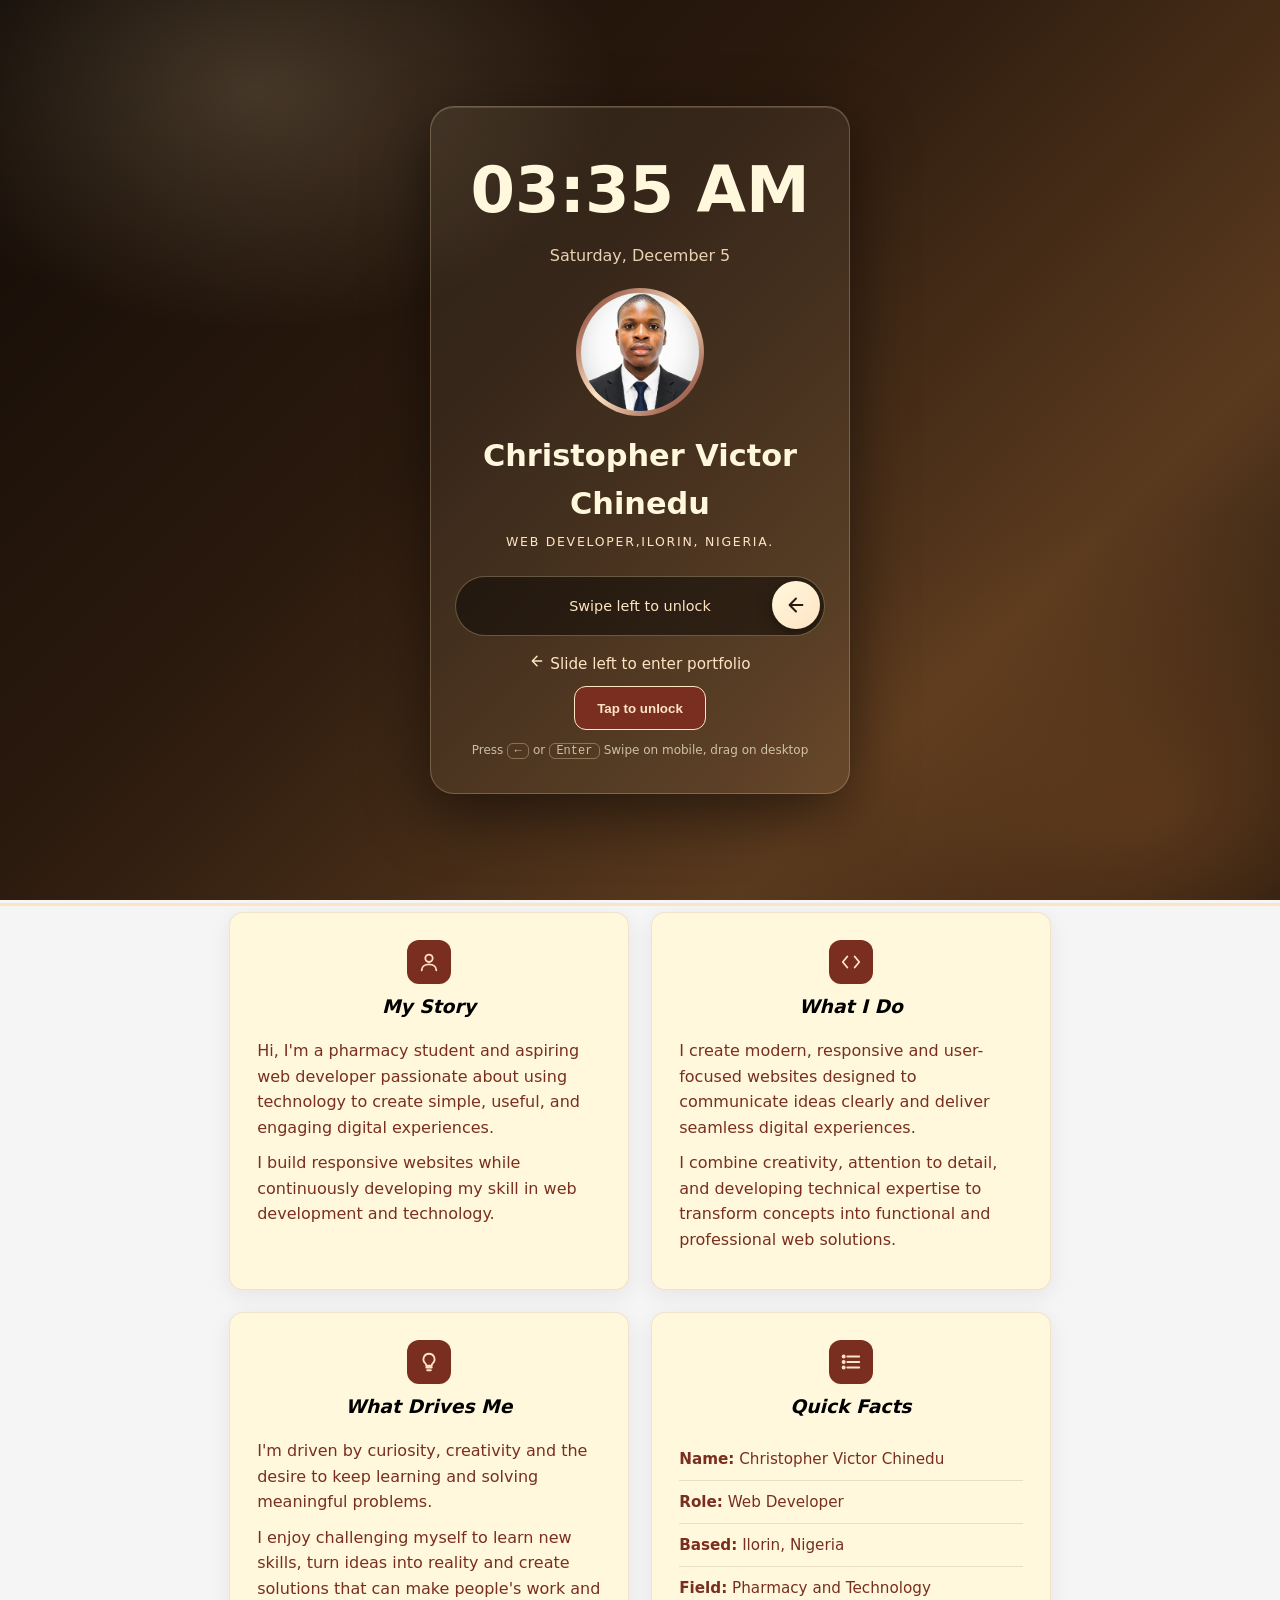
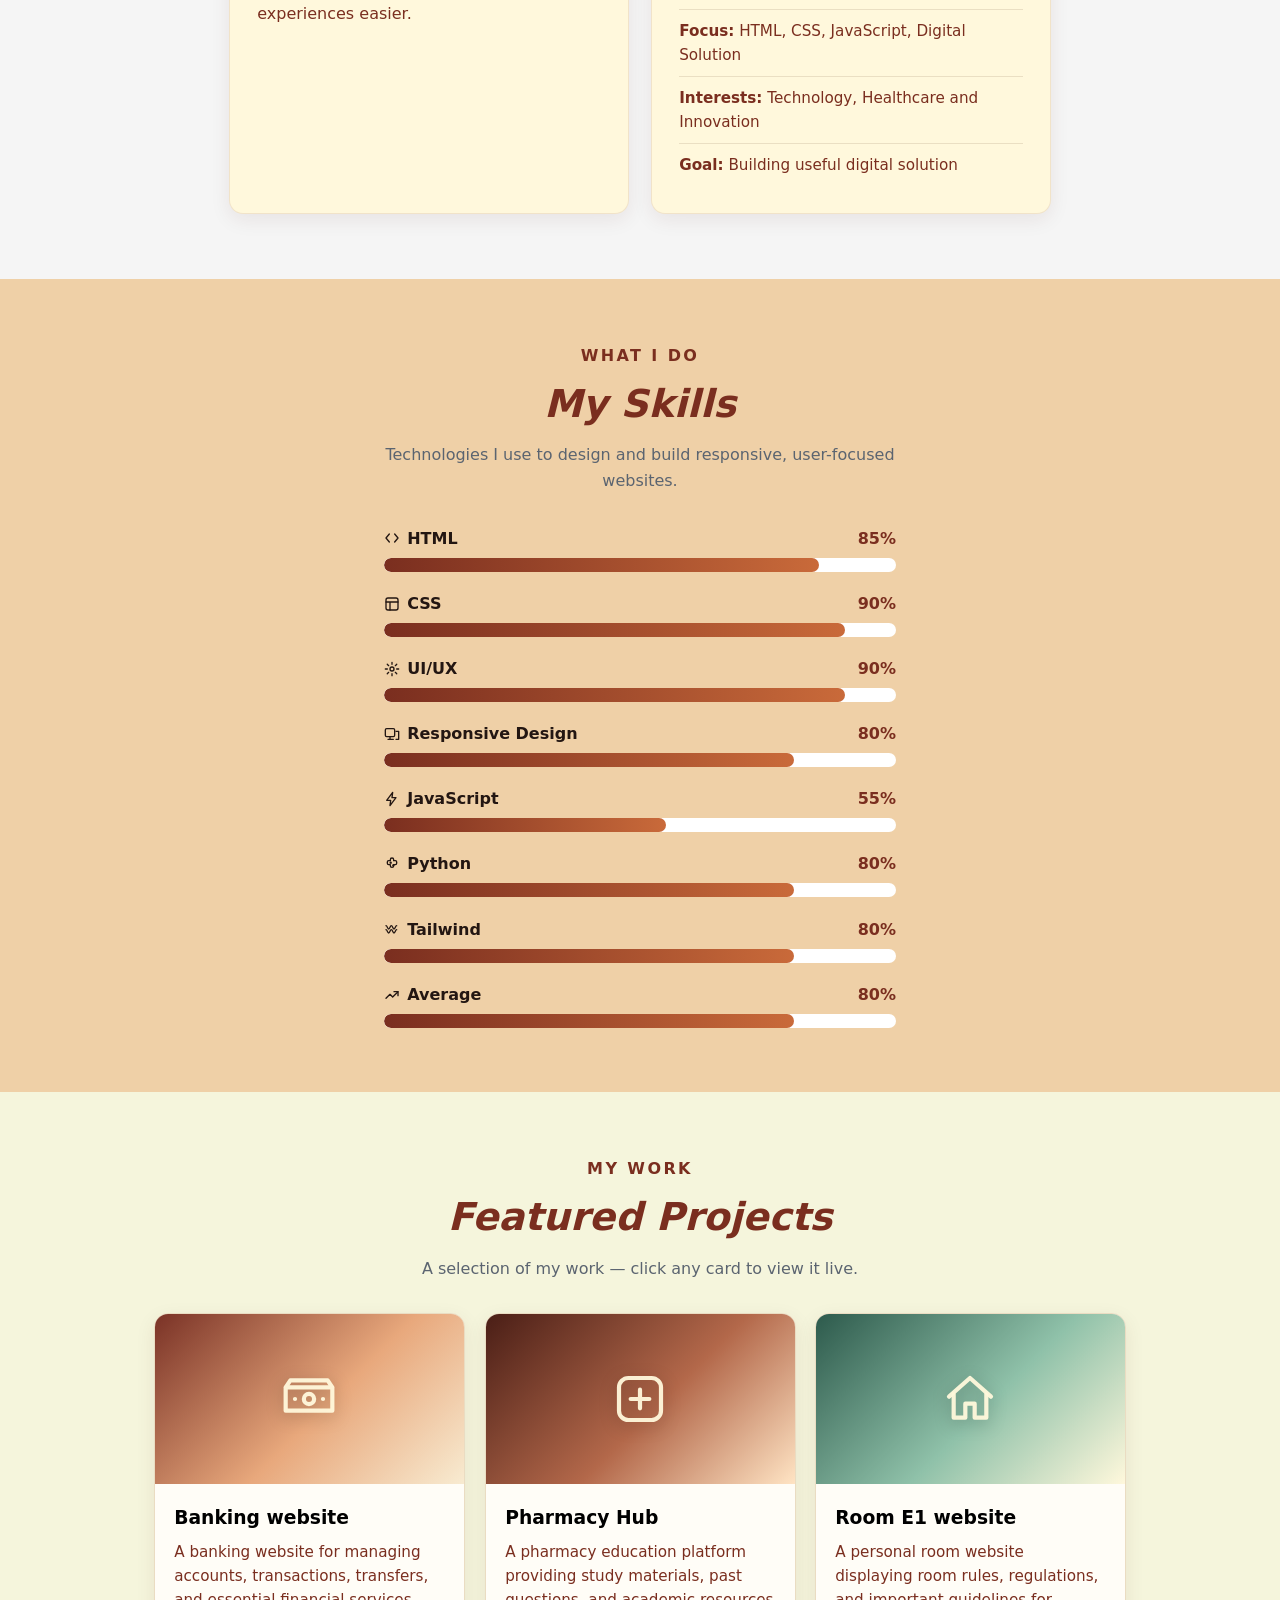
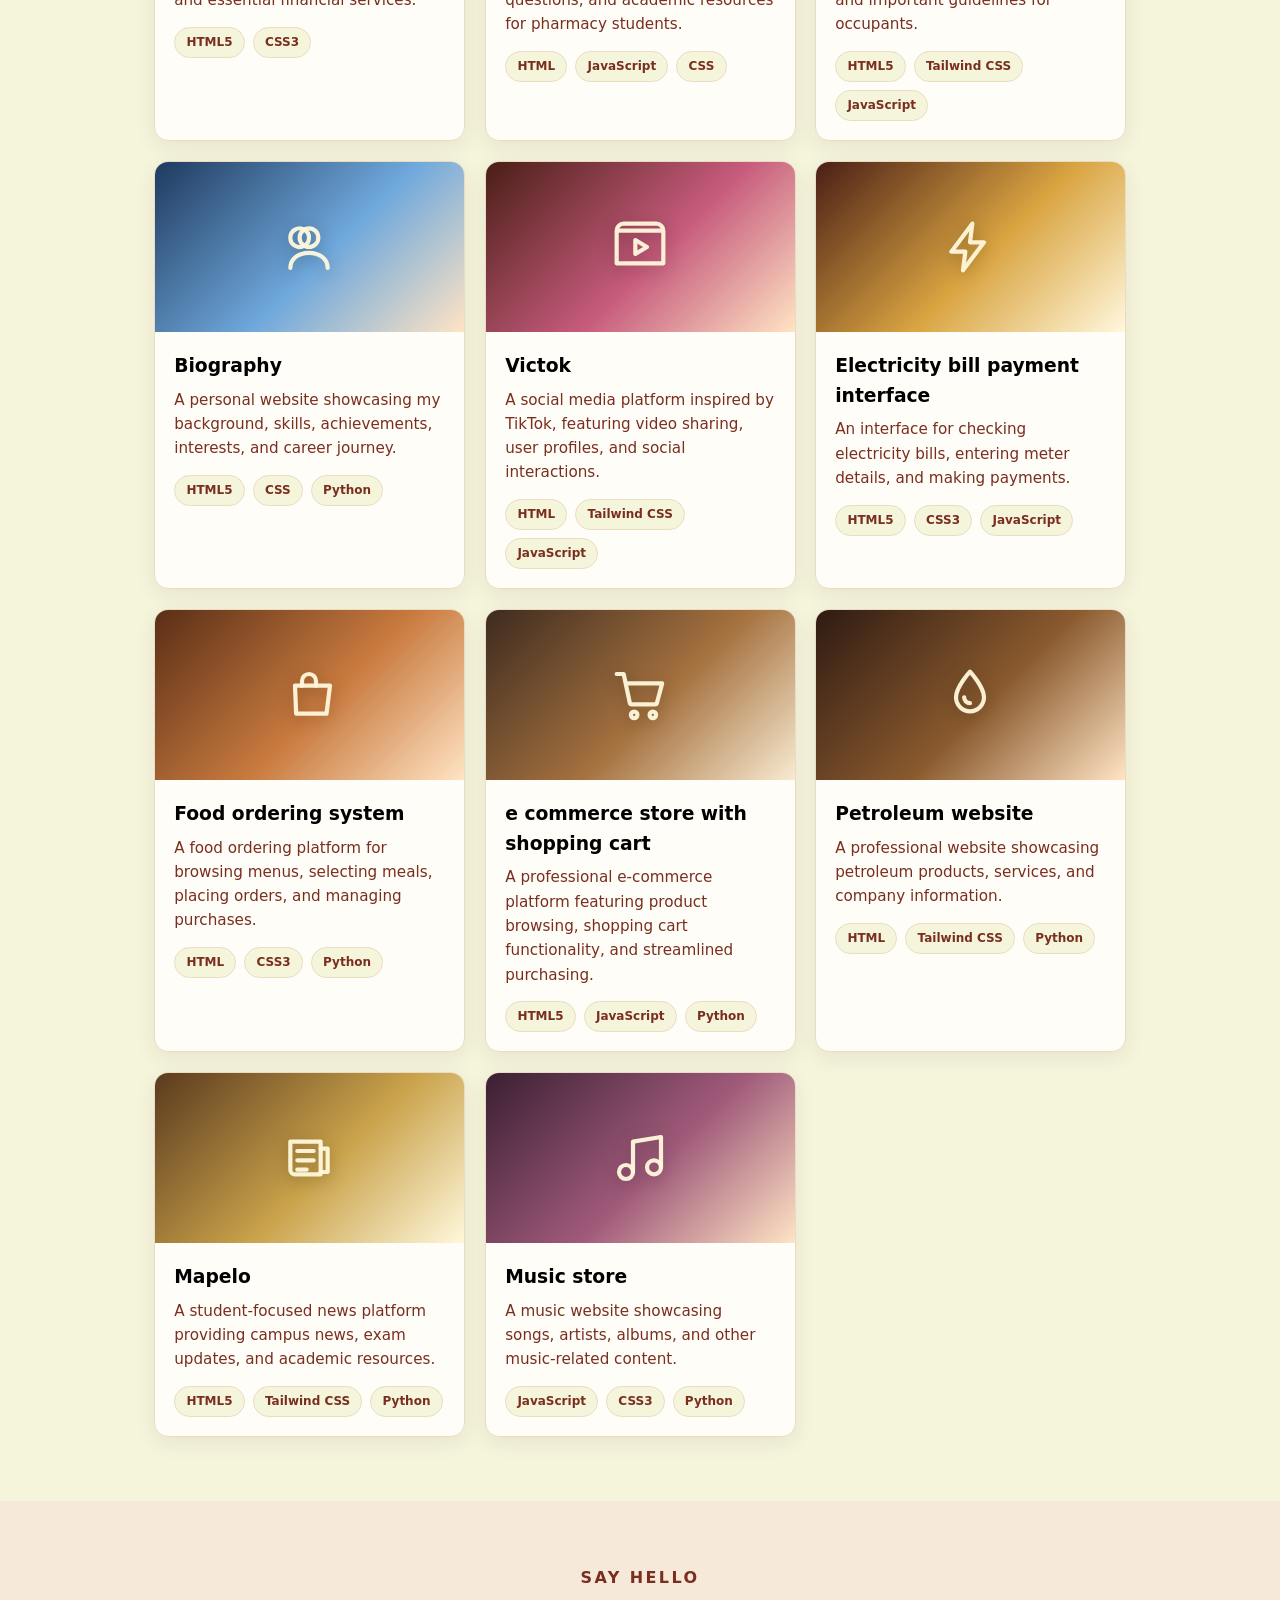
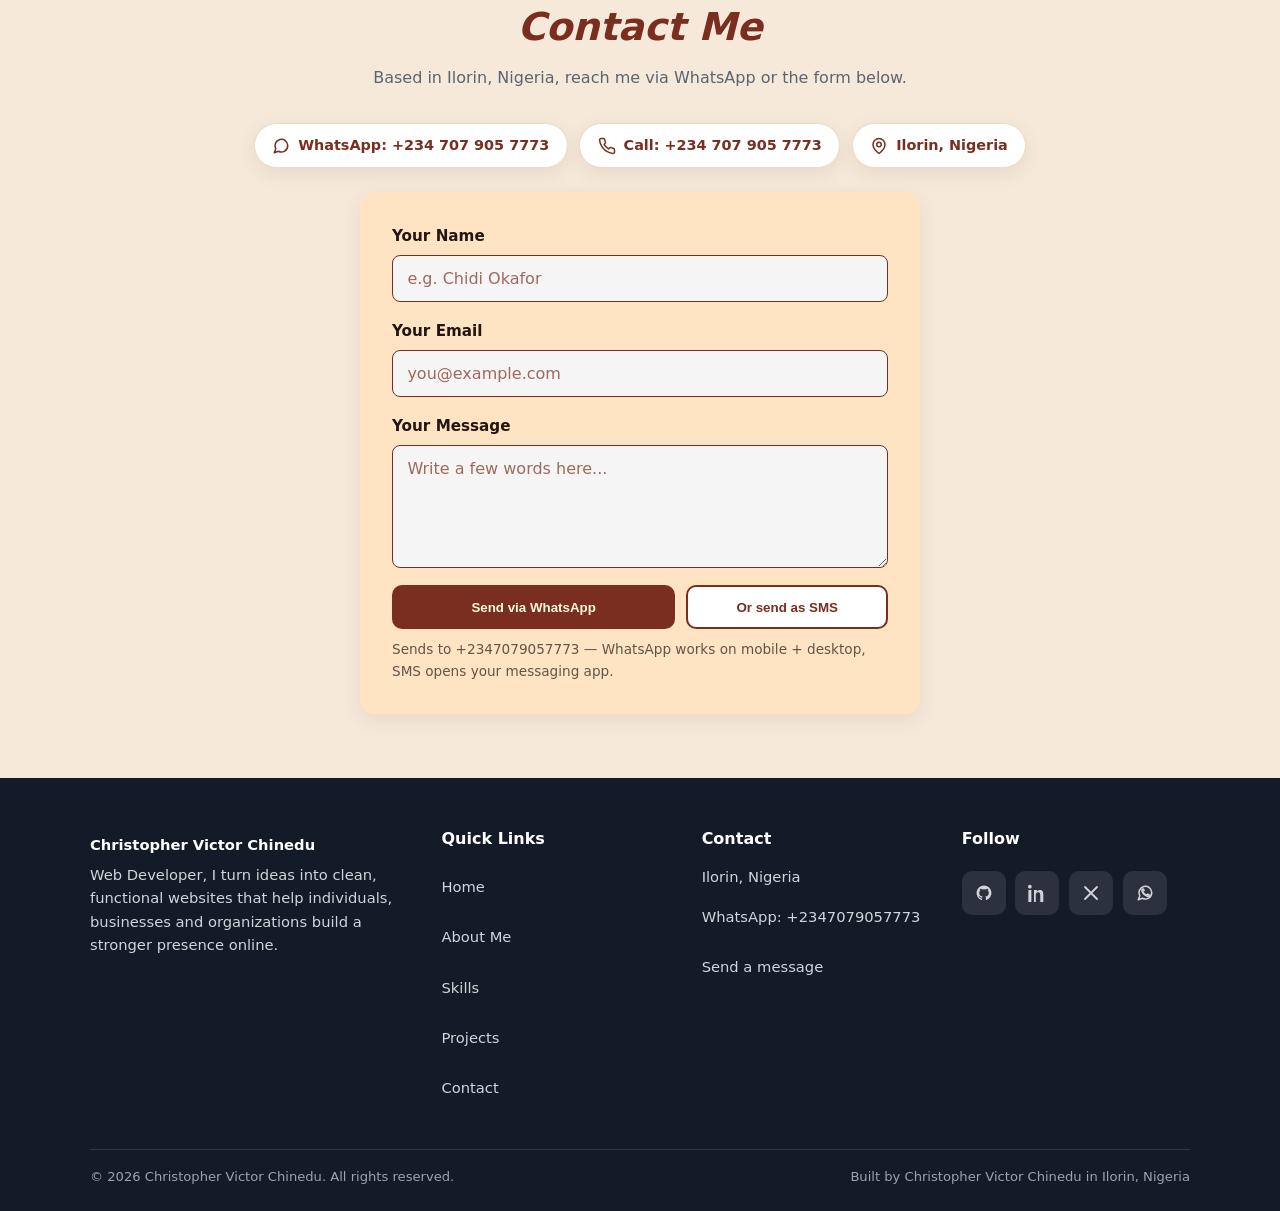
<file: index.html>
<!DOCTYPE html>
<html lang="en">
<head>
  <meta charset="UTF-8">
  <meta name="viewport" content="width=device-width, initial-scale=1.0">
  <title>Christopher Victor Chinedu | Web Developer in Ilorin, Nigeria</title>
  <meta name="description" content="Christopher Victor Chinedu — Web Developer based in Ilorin, Nigeria. Pharmacy and Technology. I turn ideas into clean, functional websites with HTML, CSS, JavaScript.">
  <meta property="og:title" content="Christopher Victor Chinedu | Web Developer">
  <meta property="og:description" content="I turn ideas into clean, functional websites that help individuals, businesses and organizations build a stronger presence online.">
  <meta property="og:type" content="website">
  <meta name="theme-color" content="#7a2e1f">
  <link rel="icon" href="data:image/svg+xml,%3Csvg xmlns='http://www.w3.org/2000/svg' viewBox='0 0 64 64'%3E%3Crect width='64' height='64' rx='14' fill='%237a2e1f'/%3E%3Ctext x='32' y='43' font-family='Arial,sans-serif' font-size='28' font-weight='bold' text-anchor='middle' fill='%23ffe4c4'%3ECV%3C/text%3E%3C/svg%3E">
  <link rel="apple-touch-icon" href="data:image/svg+xml,%3Csvg xmlns='http://www.w3.org/2000/svg' viewBox='0 0 64 64'%3E%3Crect width='64' height='64' rx='14' fill='%237a2e1f'/%3E%3Ctext x='32' y='43' font-family='Arial,sans-serif' font-size='28' font-weight='bold' text-anchor='middle' fill='%23ffe4c4'%3ECV%3C/text%3E%3C/svg%3E">
  <link rel="stylesheet" href="pages/portfolio-file.css">
</head>
<body>

  <!-- ============ 1. LOCK SCREEN (swipe left to unlock) ============ -->
  <div id="lock-screen" role="dialog" aria-modal="true" aria-labelledby="lock-name" aria-describedby="lock-hint" tabindex="0">
    <div class="lock-card" data-tilt data-tilt-max="8">
      <p id="lock-time" class="lock-time">09:41</p>
      <p id="lock-date" class="lock-date">Friday, September 11</p>
      <div class="lock-avatar">
        <img src="assets/images/port.png" alt="Portrait of Christopher Victor Chinedu" width="120" height="120">
      </div>
      <h1 id="lock-name" class="lock-name">Christopher Victor Chinedu</h1>
      <p class="lock-role">Web Developer,Ilorin, Nigeria.</p>
      <div id="lock-track" class="lock-track">
        <span id="lock-hint" class="lock-hint">Swipe left to unlock</span>
        <div id="lock-knob" class="lock-knob" aria-hidden="true"><svg viewBox="0 0 24 24" width="22" height="22" fill="none" stroke="currentColor" stroke-width="2.2" stroke-linecap="round" stroke-linejoin="round"><path d="M19 12H5M12 19l-7-7 7-7"/></svg></div>
      </div>
      <p class="lock-arrow-hint"><span class="lock-arrow" aria-hidden="true"><svg viewBox="0 0 24 24" width="16" height="16" fill="none" stroke="currentColor" stroke-width="2.2" stroke-linecap="round" stroke-linejoin="round"><path d="M19 12H5M12 19l-7-7 7-7"/></svg></span> Slide left to enter portfolio</p>
      <button id="lock-btn" class="lock-btn" type="button">Tap to unlock</button>
      <p class="lock-kbd">Press <kbd>←</kbd> or <kbd>Enter</kbd> Swipe on mobile, drag on desktop</p>
    </div>
  </div>

  <!-- ============ 2. HEADER ============ -->
  <header class="site-header" id="siteHeader">
    <a href="#home" class="brand" aria-label="Home">C<span>.</span>Victor</a>
    <nav class="main-nav" id="mainNav" aria-label="Primary">
      <a href="#home" class="nav-link active">Home</a>
      <a href="#about" class="nav-link">About Me</a>
      <a href="#skills" class="nav-link">Skills</a>
      <a href="#projects" class="nav-link">Projects</a>
      <a href="#contact" class="nav-link">Contact</a>
      <a href="https://wa.me/2347079057773?text=Hi%20Christopher%2C%20I%20want%20to%20hire%20you%20for%20a%20project" target="_blank" rel="noopener" class="btn btn-hire nav-cta">Hire me</a>
    </nav>
    <div class="header-actions">
      <a href="https://wa.me/2347079057773?text=Hi%20Christopher%2C%20I%20want%20to%20hire%20you%20for%20a%20project" target="_blank" rel="noopener" class="btn btn-hire header-cta">Hire me</a>
      <button class="hamburger" id="hamburger" aria-label="Open menu" aria-expanded="false" aria-controls="mainNav">
        <span></span><span></span><span></span>
      </button>
    </div>
  </header>

  <main>
    <!-- ============ 3. HERO ============ -->
    <section id="home" class="hero">
      <div class="hero-text">
        <span class="hero-badge"><span class="dot" aria-hidden="true"></span>Available for projects • Ilorin, Nigeria</span>
        <p class="hero-eyebrow">HELLO, I AM</p>
        <h1>Christopher Victor <span>Chinedu</span></h1>
        <p class="hero-role">Web Developer | Pharmacy and Technology</p>
        <p class="tagline">I turn ideas into clean, functional websites that help individuals, business and organization build a stronger presence online.</p>
        <div class="hero-buttons">
          <a href="#projects" class="btn btn-primary">View my work</a>
          <a href="https://wa.me/2347079057773?text=Hi%20Christopher%2C%20I%20saw%20your%20portfolio" target="_blank" rel="noopener" class="btn btn-outline"><svg viewBox="0 0 24 24" width="18" height="18" fill="none" stroke="currentColor" stroke-width="2" stroke-linecap="round" stroke-linejoin="round" aria-hidden="true"><path d="M21 11.5a8.5 8.5 0 0 1-12.4 7.5L3 21l2-5.4A8.5 8.5 0 1 1 21 11.5z"/></svg> Get in Touch</a>
        </div>
        <dl class="hero-stats">
          <div><dt>8</dt><dd>Core Skills</dd></div>
          <div><dt>11</dt><dd>Featured Projects</dd></div>
          <div><dt>3</dt><dd>Focus Areas*</dd></div>
        </dl>
        <p class="hero-note">*Technology, Healthcare and Innovation</p>
      </div>
      <div class="hero-media reveal">
        <div class="portrait-frame" data-tilt data-tilt-max="12">
          <img src="assets/images/port.png" alt="Portrait of Christopher Victor Chinedu" width="260" height="260" class="face">
          <span class="float-badge badge-top"><svg viewBox="0 0 24 24" width="14" height="14" fill="none" stroke="currentColor" stroke-width="2" stroke-linecap="round" stroke-linejoin="round" aria-hidden="true"><path d="M8 6 3 12l5 6M16 6l5 6-5 6"/></svg> HTML • CSS • JS</span>
          <span class="float-badge badge-bottom"><svg viewBox="0 0 24 24" width="14" height="14" fill="none" stroke="currentColor" stroke-width="2" stroke-linecap="round" stroke-linejoin="round" aria-hidden="true"><rect x="3" y="3" width="18" height="18" rx="3"/><path d="M3 9h18M9 21V9"/></svg> Responsive UI/UX</span>
        </div>
      </div>
    </section>

    <!-- ============ 4. ABOUT ============ -->
    <section id="about" class="about-section">
      <div class="section-head reveal">
        <p class="eyebrow">Who am I</p>
        <h2>More About Me</h2>
      </div>
      <div class="about-grid">
        <article class="about-card reveal" data-tilt data-tilt-max="6">
          <div class="card-icon" aria-hidden="true"><svg viewBox="0 0 24 24" width="22" height="22" fill="none" stroke="currentColor" stroke-width="2" stroke-linecap="round" stroke-linejoin="round"><circle cx="12" cy="8" r="4"/><path d="M4 21c0-4 3.6-6.5 8-6.5s8 2.5 8 6.5"/></svg></div>
          <h3>My Story</h3>
          <p>Hi, I'm a pharmacy student and aspiring web developer passionate about using technology to create simple, useful, and engaging digital experiences.</p>
          <p>I build responsive websites while continuously developing my skill in web development and technology.</p>
        </article>
        <article class="about-card reveal" data-tilt data-tilt-max="6">
          <div class="card-icon" aria-hidden="true"><svg viewBox="0 0 24 24" width="22" height="22" fill="none" stroke="currentColor" stroke-width="2" stroke-linecap="round" stroke-linejoin="round"><path d="M8 6 3 12l5 6M16 6l5 6-5 6"/></svg></div>
          <h3>What I Do</h3>
          <p>I create modern, responsive and user-focused websites designed to communicate ideas clearly and deliver seamless digital experiences.</p>
          <p>I combine creativity, attention to detail, and developing technical expertise to transform concepts into functional and professional web solutions.</p>
        </article>
        <article class="about-card reveal" data-tilt data-tilt-max="6">
          <div class="card-icon" aria-hidden="true"><svg viewBox="0 0 24 24" width="22" height="22" fill="none" stroke="currentColor" stroke-width="2" stroke-linecap="round" stroke-linejoin="round"><path d="M9 18h6M10 21h4M12 3a6 6 0 0 0-4 10.5c.8.7 1 1.5 1 2.5h6c0-1 .2-1.8 1-2.5A6 6 0 0 0 12 3z"/></svg></div>
          <h3>What Drives Me</h3>
          <p>I'm driven by curiosity, creativity and the desire to keep learning and solving meaningful problems.</p>
          <p>I enjoy challenging myself to learn new skills, turn ideas into reality and create solutions that can make people's work and experiences easier.</p>
        </article>
        <article class="about-card reveal" data-tilt data-tilt-max="6">
          <div class="card-icon" aria-hidden="true"><svg viewBox="0 0 24 24" width="22" height="22" fill="none" stroke="currentColor" stroke-width="2" stroke-linecap="round" stroke-linejoin="round"><path d="M8 6h13M8 12h13M8 18h13"/><circle cx="4" cy="6" r="1.2" fill="currentColor"/><circle cx="4" cy="12" r="1.2" fill="currentColor"/><circle cx="4" cy="18" r="1.2" fill="currentColor"/></svg></div>
          <h3>Quick Facts</h3>
          <ul class="facts">
            <li><span>Name:</span> Christopher Victor Chinedu</li>
            <li><span>Role:</span> Web Developer</li>
            <li><span>Based:</span> Ilorin, Nigeria</li>
            <li><span>Field:</span> Pharmacy and Technology</li>
            <li><span>Focus:</span> HTML, CSS, JavaScript, Digital Solution</li>
            <li><span>Interests:</span> Technology, Healthcare and Innovation</li>
            <li><span>Goal:</span> Building useful digital solution</li>
          </ul>
        </article>
      </div>
    </section>

    <!-- ============ 5. SKILLS ============ -->
    <section id="skills" class="skills">
      <div class="section-head reveal">
        <p class="eyebrow">What I Do</p>
        <h2>My Skills</h2>
        <p class="section-sub">Technologies I use to design and build responsive, user-focused websites.</p>
      </div>
      <div class="skill-list">
        <div class="skill reveal"><div class="skill-top"><span class="skill-name"><svg viewBox="0 0 24 24" width="16" height="16" fill="none" stroke="currentColor" stroke-width="2" stroke-linecap="round" stroke-linejoin="round" aria-hidden="true"><path d="M8 6 3 12l5 6M16 6l5 6-5 6"/></svg> HTML</span><span class="skill-value">85%</span></div><div class="skill-track"><div class="skill-fill" data-progress="85"></div></div></div>
        <div class="skill reveal"><div class="skill-top"><span class="skill-name"><svg viewBox="0 0 24 24" width="16" height="16" fill="none" stroke="currentColor" stroke-width="2" stroke-linecap="round" stroke-linejoin="round" aria-hidden="true"><rect x="3" y="3" width="18" height="18" rx="3"/><path d="M3 9h18M9 21V9"/></svg> CSS</span><span class="skill-value">90%</span></div><div class="skill-track"><div class="skill-fill" data-progress="90"></div></div></div>
        <div class="skill reveal"><div class="skill-top"><span class="skill-name"><svg viewBox="0 0 24 24" width="16" height="16" fill="none" stroke="currentColor" stroke-width="2" stroke-linecap="round" stroke-linejoin="round" aria-hidden="true"><circle cx="12" cy="12" r="3"/><path d="M12 2v3M12 19v3M2 12h3M19 12h3M4.9 4.9l2.1 2.1M17 17l2.1 2.1M19.1 4.9 17 7M7 17l-2.1 2.1"/></svg> UI/UX</span><span class="skill-value">90%</span></div><div class="skill-track"><div class="skill-fill" data-progress="90"></div></div></div>
        <div class="skill reveal"><div class="skill-top"><span class="skill-name"><svg viewBox="0 0 24 24" width="16" height="16" fill="none" stroke="currentColor" stroke-width="2" stroke-linecap="round" stroke-linejoin="round" aria-hidden="true"><rect x="2" y="4" width="14" height="12" rx="2"/><path d="M6 20h8M9 16v4M18 8h4v12h-4"/></svg> Responsive Design</span><span class="skill-value">80%</span></div><div class="skill-track"><div class="skill-fill" data-progress="80"></div></div></div>
        <div class="skill reveal"><div class="skill-top"><span class="skill-name"><svg viewBox="0 0 24 24" width="16" height="16" fill="none" stroke="currentColor" stroke-width="2" stroke-linecap="round" stroke-linejoin="round" aria-hidden="true"><path d="M13 2 4 14h6l-1 8 9-12h-6l1-8z"/></svg> JavaScript</span><span class="skill-value">55%</span></div><div class="skill-track"><div class="skill-fill" data-progress="55"></div></div></div>
        <div class="skill reveal"><div class="skill-top"><span class="skill-name"><svg viewBox="0 0 24 24" width="16" height="16" fill="none" stroke="currentColor" stroke-width="2" stroke-linecap="round" stroke-linejoin="round" aria-hidden="true"><path d="M12 3c-2 0-2.5 1-2.5 2.5V7H7a2 2 0 0 0-2 2v2a2 2 0 0 0 2 2h2.5v1.5c0 1.5.5 2.5 2.5 2.5s2.5-1 2.5-2.5V13H17a2 2 0 0 0 2-2V9a2 2 0 0 0-2-2h-2.5V5.5C14.5 4 14 3 12 3z"/><circle cx="10" cy="10" r=".8" fill="currentColor"/><circle cx="14" cy="14" r=".8" fill="currentColor"/></svg> Python</span><span class="skill-value">80%</span></div><div class="skill-track"><div class="skill-fill" data-progress="80"></div></div></div>
        <div class="skill reveal"><div class="skill-top"><span class="skill-name"><svg viewBox="0 0 24 24" width="16" height="16" fill="none" stroke="currentColor" stroke-width="2" stroke-linecap="round" stroke-linejoin="round" aria-hidden="true"><path d="M3 7c2 0 2 5 4 5s2-5 4-5 2 5 4 5 2-5 4-5"/><path d="M3 13c2 0 2 5 4 5s2-5 4-5 2 5 4 5 2-5 4-5"/></svg> Tailwind</span><span class="skill-value">80%</span></div><div class="skill-track"><div class="skill-fill" data-progress="80"></div></div></div>
        <div class="skill reveal"><div class="skill-top"><span class="skill-name"><svg viewBox="0 0 24 24" width="16" height="16" fill="none" stroke="currentColor" stroke-width="2" stroke-linecap="round" stroke-linejoin="round" aria-hidden="true"><path d="M3 17l6-6 4 4 8-8"/><path d="M15 7h6v6"/></svg> Average</span><span class="skill-value">80%</span></div><div class="skill-track"><div class="skill-fill" data-progress="80"></div></div></div>
      </div>
    </section>

    <!-- ============ 6. PROJECTS (click any card to view live) ============ -->
    <section id="projects" class="projects">
      <div class="section-head reveal">
        <p class="eyebrow">My Work</p>
        <h2>Featured Projects</h2>
        <p class="section-sub">A selection of my work — click any card to view it live.</p>
      </div>
      <div class="project-grid">
        <!-- PROJECT 1/11: Banking website — to change ONLY this card's link, edit the href on the next line -->
        <a id="project-banking-website" data-project="banking-website" href="https://food-liart-phi.vercel.app" target="_blank" rel="noopener" class="project-card" data-tilt data-tilt-max="8">
          <div class="project-thumb thumb-bio"><span class="thumb-icon" aria-hidden="true"><svg viewBox="0 0 24 24" width="56" height="56" fill="none" stroke="currentColor" stroke-width="1.8" stroke-linecap="round" stroke-linejoin="round"><path d="M2 7h20v10H2zM2 7l2-3h16l2 3M6 12h.01M18 12h.01"/><circle cx="12" cy="12" r="2.2"/></svg></span><span class="thumb-overlay"><span class="overlay-btn">View Live <svg viewBox="0 0 24 24" width="14" height="14" fill="none" stroke="currentColor" stroke-width="2.2" stroke-linecap="round" stroke-linejoin="round" aria-hidden="true"><path d="M7 17 17 7M8 7h9v9"/></svg></span></span></div>
          <div class="project-body">
            <h3> Banking website </h3>
            <p>A banking website for managing accounts, 
              transactions, transfers, and essential financial services.</p>
            <div class="project-tags"><span>HTML5</span><span>CSS3</span></div>
          </div>
        </a>
                <!-- PROJECT 2/11: Pharmacy Hub — to change ONLY this card's link, edit the href on the next line -->
        <a id="project-pharmacy-hub" data-project="pharmacy-hub" href="https://pharmacy-hub-seven.vercel.app" target="_blank" rel="noopener" class="project-card" data-tilt data-tilt-max="8">
          <div class="project-thumb thumb-company"><span class="thumb-icon" aria-hidden="true"><svg viewBox="0 0 24 24" width="56" height="56" fill="none" stroke="currentColor" stroke-width="1.8" stroke-linecap="round" stroke-linejoin="round"><rect x="3" y="3" width="18" height="18" rx="4"/><path d="M12 8v8M8 12h8"/></svg></span><span class="thumb-overlay"><span class="overlay-btn">View Live <svg viewBox="0 0 24 24" width="14" height="14" fill="none" stroke="currentColor" stroke-width="2.2" stroke-linecap="round" stroke-linejoin="round" aria-hidden="true"><path d="M7 17 17 7M8 7h9v9"/></svg></span></span></div>
          <div class="project-body">
            <h3>Pharmacy Hub</h3>
            <p>A pharmacy education platform providing study materials,
               past questions, and academic resources for pharmacy students.</p>
            <div class="project-tags"><span>HTML</span><span>JavaScript</span><span>CSS</span></div>
          </div>
        </a>
                <!-- PROJECT 3/11: Room E1 website — to change ONLY this card's link, edit the href on the next line -->
        <a id="project-room-e1" data-project="room-e1" href="https://onknow.com" target="_blank" rel="noopener" class="project-card" data-tilt data-tilt-max="8">
          <div class="project-thumb thumb-e1"><span class="thumb-icon" aria-hidden="true"><svg viewBox="0 0 24 24" width="56" height="56" fill="none" stroke="currentColor" stroke-width="1.8" stroke-linecap="round" stroke-linejoin="round"><path d="M3 11 12 3l9 8"/><path d="M5 10v10h5v-6h4v6h5V10"/></svg></span><span class="thumb-overlay"><span class="overlay-btn">View Live <svg viewBox="0 0 24 24" width="14" height="14" fill="none" stroke="currentColor" stroke-width="2.2" stroke-linecap="round" stroke-linejoin="round" aria-hidden="true"><path d="M7 17 17 7M8 7h9v9"/></svg></span></span></div>
          <div class="project-body">
            <h3>Room E1 website</h3>
            <p>A personal room website displaying room rules, 
              regulations, and important guidelines for occupants.</p>
            <div class="project-tags"><span>HTML5</span><span>Tailwind CSS</span><span>JavaScript</span></div>
          </div>
        </a>
                <!-- PROJECT 4/11: Biography — to change ONLY this card's link, edit the href on the next line -->
        <a id="project-biography" data-project="biography" href="https://my-complete-bio.vercel.app" target="_blank" rel="noopener" class="project-card" data-tilt data-tilt-max="8">
          <div class="project-thumb thumb-geo"><span class="thumb-icon" aria-hidden="true"><svg viewBox="0 0 24 24" width="56" height="56" fill="none" stroke="currentColor" stroke-width="1.8" stroke-linecap="round" stroke-linejoin="round"><path d="M12 8a4 4 0 1 0 0 .01M4 21c0-4 3.6-6.5 8-6.5s8 2.5 8 6.5"/><circle cx="12" cy="8" r="4"/></svg></span><span class="thumb-overlay"><span class="overlay-btn">View Live <svg viewBox="0 0 24 24" width="14" height="14" fill="none" stroke="currentColor" stroke-width="2.2" stroke-linecap="round" stroke-linejoin="round" aria-hidden="true"><path d="M7 17 17 7M8 7h9v9"/></svg></span></span></div>
          <div class="project-body">
            <h3>Biography</h3>
            <p>A personal website showcasing my background, skills, achievements, 
              interests, and career journey.
            </p>
            <div class="project-tags"><span>HTML5</span><span>CSS</span><span>Python</span></div>
          </div>
        </a>     
                 <!-- PROJECT 5/11: Victok — to change ONLY this card's link, edit the href on the next line -->
        <a id="project-victok" data-project="victok" href="https://onknow.com" target="_blank" rel="noopener" class="project-card" data-tilt data-tilt-max="8">
          <div class="project-thumb thumb-video"><span class="thumb-icon" aria-hidden="true"><svg viewBox="0 0 24 24" width="56" height="56" fill="none" stroke="currentColor" stroke-width="1.8" stroke-linecap="round" stroke-linejoin="round"><path d="M2 5h20v14H2zM2 5a3 3 0 0 1 3-3h14a3 3 0 0 1 3 3"/><path d="m10 9 5 3-5 3V9z"/></svg></span><span class="thumb-overlay"><span class="overlay-btn">View Live <svg viewBox="0 0 24 24" width="14" height="14" fill="none" stroke="currentColor" stroke-width="2.2" stroke-linecap="round" stroke-linejoin="round" aria-hidden="true"><path d="M7 17 17 7M8 7h9v9"/></svg></span></span></div>
          <div class="project-body">
            <h3> Victok</h3>
            <p>A social media platform inspired by TikTok, 
              featuring video sharing, user profiles, and social interactions.
            </p>
            <div class="project-tags"><span>HTML</span><span>Tailwind CSS</span><span>JavaScript</span></div>
          </div>
        </a>
                 <!-- PROJECT 6/11: Electricity bill payment interface — to change ONLY this card's link, edit the href on the next line -->
        <a id="project-electricity-bill" data-project="electricity-bill" href="https://onknow.com" target="_blank" rel="noopener" class="project-card" data-tilt data-tilt-max="8">
          <div class="project-thumb thumb-bolt"><span class="thumb-icon" aria-hidden="true"><svg viewBox="0 0 24 24" width="56" height="56" fill="none" stroke="currentColor" stroke-width="1.8" stroke-linecap="round" stroke-linejoin="round"><path d="M13 2 4 14h6l-1 8 9-12h-6l1-8z"/></svg></span><span class="thumb-overlay"><span class="overlay-btn">View Live <svg viewBox="0 0 24 24" width="14" height="14" fill="none" stroke="currentColor" stroke-width="2.2" stroke-linecap="round" stroke-linejoin="round" aria-hidden="true"><path d="M7 17 17 7M8 7h9v9"/></svg></span></span></div>
          <div class="project-body">
            <h3>Electricity bill payment interface </h3>
            <p>An interface for checking electricity bills, entering meter details, and making payments.
            </p>
            <div class="project-tags"><span>HTML5</span><span>CSS3</span><span>JavaScript</span></div>
          </div>
        </a>
                <!-- PROJECT 7/11: Food ordering system — to change ONLY this card's link, edit the href on the next line -->
        <a id="project-food-ordering" data-project="food-ordering" href="https://onknow.com" target="_blank" rel="noopener" class="project-card" data-tilt data-tilt-max="8">
          <div class="project-thumb thumb-food"><span class="thumb-icon" aria-hidden="true"><svg viewBox="0 0 24 24" width="56" height="56" fill="none" stroke="currentColor" stroke-width="1.8" stroke-linecap="round" stroke-linejoin="round"><path d="M6 8h15l-1.5 12h-13L6 8z"/><path d="M9 8V6a3 3 0 0 1 6 0v2"/></svg></span><span class="thumb-overlay"><span class="overlay-btn">View Live <svg viewBox="0 0 24 24" width="14" height="14" fill="none" stroke="currentColor" stroke-width="2.2" stroke-linecap="round" stroke-linejoin="round" aria-hidden="true"><path d="M7 17 17 7M8 7h9v9"/></svg></span></span></div>
          <div class="project-body">
            <h3>Food ordering system</h3>
            <p>A food ordering platform for browsing menus, selecting meals, placing orders, and managing purchases.
            </p>
            <div class="project-tags"><span>HTML</span><span>CSS3</span><span>Python</span></div>
          </div>
        </a>
                 <!-- PROJECT 8/11: e commerce store — to change ONLY this card's link, edit the href on the next line -->
        <a id="project-ecommerce-store" data-project="ecommerce-store" href="https://onknow.com" target="_blank" rel="noopener" class="project-card" data-tilt data-tilt-max="8">
          <div class="project-thumb thumb-cart"><span class="thumb-icon" aria-hidden="true"><svg viewBox="0 0 24 24" width="56" height="56" fill="none" stroke="currentColor" stroke-width="1.8" stroke-linecap="round" stroke-linejoin="round"><path d="M2 3h3l2.6 12.2a1 1 0 0 0 1 .8h9.7a1 1 0 0 0 1-.8L21.5 7H6"/><circle cx="9.5" cy="20.5" r="1.4"/><circle cx="17.5" cy="20.5" r="1.4"/></svg></span><span class="thumb-overlay"><span class="overlay-btn">View Live <svg viewBox="0 0 24 24" width="14" height="14" fill="none" stroke="currentColor" stroke-width="2.2" stroke-linecap="round" stroke-linejoin="round" aria-hidden="true"><path d="M7 17 17 7M8 7h9v9"/></svg></span></span></div>
          <div class="project-body">
            <h3> e commerce store with shopping cart</h3>
            <p>A professional e-commerce platform featuring 
              product browsing, shopping cart functionality, and streamlined purchasing.</p>
            <div class="project-tags"><span>HTML5</span><span>JavaScript</span><span>Python</span></div>
          </div>
        </a>
                <!-- PROJECT 9/11: Petroleum website — to change ONLY this card's link, edit the href on the next line -->
        <a id="project-petroleum-website" data-project="petroleum-website" href="https://victor-gas.verscel.app" target="_blank" rel="noopener" class="project-card" data-tilt data-tilt-max="8">
          <div class="project-thumb thumb-fuel"><span class="thumb-icon" aria-hidden="true"><svg viewBox="0 0 24 24" width="56" height="56" fill="none" stroke="currentColor" stroke-width="1.8" stroke-linecap="round" stroke-linejoin="round"><path d="M12 2s6 6.5 6 11a6 6 0 0 1-12 0c0-4.5 6-11 6-11z"/><path d="M9.5 13a2.5 2.5 0 0 0 2.5 2.5"/></svg></span><span class="thumb-overlay"><span class="overlay-btn">View Live <svg viewBox="0 0 24 24" width="14" height="14" fill="none" stroke="currentColor" stroke-width="2.2" stroke-linecap="round" stroke-linejoin="round" aria-hidden="true"><path d="M7 17 17 7M8 7h9v9"/></svg></span></span></div>
          <div class="project-body">
            <h3> Petroleum website </h3>
            <p>A professional website showcasing petroleum products, services, and company information.</p>
            <div class="project-tags"><span>HTML</span><span>Tailwind CSS</span><span>Python</span></div>
          </div>
        </a>
                <!-- PROJECT 10/11: Mapelo — to change ONLY this card's link, edit the href on the next line -->
        <a id="project-mapelo" data-project="mapelo" href="https://mapelo-phi.vercel.app" target="_blank" rel="noopener" class="project-card" data-tilt data-tilt-max="8">
          <div class="project-thumb thumb-news"><span class="thumb-icon" aria-hidden="true"><svg viewBox="0 0 24 24" width="56" height="56" fill="none" stroke="currentColor" stroke-width="1.8" stroke-linecap="round" stroke-linejoin="round"><path d="M4 5h13v14H6a2 2 0 0 1-2-2V5z"/><path d="M17 8h3v10h-3M7 9h7M7 13h7M7 17h4"/></svg></span><span class="thumb-overlay"><span class="overlay-btn">View Live <svg viewBox="0 0 24 24" width="14" height="14" fill="none" stroke="currentColor" stroke-width="2.2" stroke-linecap="round" stroke-linejoin="round" aria-hidden="true"><path d="M7 17 17 7M8 7h9v9"/></svg></span></span></div>
          <div class="project-body">
            <h3> Mapelo </h3>
            <p>A student-focused news platform providing campus news, exam updates, and academic resources.</p>
            <div class="project-tags"><span>HTML5</span><span>Tailwind CSS</span><span>Python</span></div>
          </div>
        </a>
                <!-- PROJECT 11/11: Music store — to change ONLY this card's link, edit the href on the next line -->
        <a id="project-music-store" data-project="music-store" href="https://victors-music.vercel.app" target="_blank" rel="noopener" class="project-card" data-tilt data-tilt-max="8">
          <div class="project-thumb thumb-music"><span class="thumb-icon" aria-hidden="true"><svg viewBox="0 0 24 24" width="56" height="56" fill="none" stroke="currentColor" stroke-width="1.8" stroke-linecap="round" stroke-linejoin="round"><path d="M9 18V5l12-2v13"/><circle cx="6" cy="18" r="3"/><circle cx="18" cy="16" r="3"/></svg></span><span class="thumb-overlay"><span class="overlay-btn">View Live <svg viewBox="0 0 24 24" width="14" height="14" fill="none" stroke="currentColor" stroke-width="2.2" stroke-linecap="round" stroke-linejoin="round" aria-hidden="true"><path d="M7 17 17 7M8 7h9v9"/></svg></span></span></div>
          <div class="project-body">
            <h3> Music store </h3>
            <p> A music website showcasing songs, artists, albums, and other music-related content.</p>
            <div class="project-tags"><span>JavaScript</span><span>CSS3</span><span>Python</span></div>
          </div>
        </a>


      </div>
    </section>

    <!-- ============ 7. CONTACT ============ -->
    <section id="contact" class="contact">
      <div class="section-head reveal">
        <p class="eyebrow">Say Hello</p>
        <h2>Contact Me</h2>
        <p class="section-sub">Based in Ilorin, Nigeria, reach me via WhatsApp or the form below.</p>
      </div>
      <div class="contact-links reveal">
        <a href="https://wa.me/2347079057773?text=Hi%20Christopher%2C%20I%20saw%20your%20portfolio" target="_blank" rel="noopener" class="contact-chip"><svg viewBox="0 0 24 24" width="18" height="18" fill="none" stroke="currentColor" stroke-width="2" stroke-linecap="round" stroke-linejoin="round" aria-hidden="true"><path d="M21 11.5a8.5 8.5 0 0 1-12.4 7.5L3 21l2-5.4A8.5 8.5 0 1 1 21 11.5z"/></svg> WhatsApp: +234 707 905 7773</a>
        <a href="tel:+2347079057773" class="contact-chip"><svg viewBox="0 0 24 24" width="18" height="18" fill="none" stroke="currentColor" stroke-width="2" stroke-linecap="round" stroke-linejoin="round" aria-hidden="true"><path d="M22 16.9v3a2 2 0 0 1-2.2 2 19.8 19.8 0 0 1-8.6-3.1 19.5 19.5 0 0 1-6-6A19.8 19.8 0 0 1 2.1 4.2 2 2 0 0 1 4.1 2h3a2 2 0 0 1 2 1.7c.1 1 .4 2 .7 2.9a2 2 0 0 1-.5 2.1L8.1 9.9a16 16 0 0 0 6 6l1.2-1.2a2 2 0 0 1 2.1-.5c.9.3 1.9.6 2.9.7a2 2 0 0 1 1.7 2z"/></svg> Call: +234 707 905 7773</a>
        <span class="contact-chip contact-chip--static"><svg viewBox="0 0 24 24" width="18" height="18" fill="none" stroke="currentColor" stroke-width="2" stroke-linecap="round" stroke-linejoin="round" aria-hidden="true"><path d="M20 10c0 6-8 12-8 12S4 16 4 10a8 8 0 1 1 16 0z"/><circle cx="12" cy="10" r="3"/></svg> Ilorin, Nigeria</span>
      </div>
      <form id="contact-form" class="contact-form" novalidate>
        <div class="form-field">
          <label for="name">Your Name</label>
          <input type="text" id="name" name="name" placeholder="e.g. Chidi Okafor" required minlength="2" autocomplete="name">
          <small class="error" id="err-name" hidden>Please enter your name.</small>
        </div>
        <div class="form-field">
          <label for="email">Your Email</label>
          <input type="email" id="email" name="email" placeholder="you@example.com" required autocomplete="email">
          <small class="error" id="err-email" hidden>Enter a valid email.</small>
        </div>
        <div class="form-field">
          <label for="message">Your Message</label>
          <textarea id="message" name="message" rows="5" placeholder="Write a few words here..." required minlength="10"></textarea>
          <small class="error" id="err-message" hidden>Message must be 10+ characters.</small>
        </div>
        <div class="form-actions">
          <button type="submit" id="btn-whatsapp" class="btn btn-submit">Send via WhatsApp</button>
          <button type="button" id="btn-sms" class="btn btn-outline">Or send as SMS</button>
        </div>
        <p class="form-hint">Sends to +2347079057773 — WhatsApp works on mobile + desktop, SMS opens your messaging app.</p>
      </form>
    </section>
  </main>

  <!-- ============ 8. FOOTER ============ -->
  <footer class="site-footer">
    <div class="footer-grid">
      <div class="footer-col">
        <p class="footer-brand">Christopher Victor Chinedu</p>
        <p class="footer-tag">Web Developer, I turn ideas into clean, functional websites that help individuals, businesses and organizations build a stronger presence online.</p>
      </div>
      <div class="footer-col">
        <h3>Quick Links</h3>
        <a href="#home">Home</a>
        <a href="#about">About Me</a>
        <a href="#skills">Skills</a>
        <a href="#projects">Projects</a>
        <a href="#contact">Contact</a>
      </div>
      <div class="footer-col">
        <h3>Contact</h3>
        <p>Ilorin, Nigeria</p>
        <a href="https://wa.me/2347079057773?text=Hi%20Christopher%2C%20I%20saw%20your%20portfolio" target="_blank" rel="noopener">WhatsApp: +2347079057773</a>
        <a href="#contact">Send a message</a>
      </div>
      <div class="footer-col">
        <h3>Follow</h3>
        <div class="socials">
          <a href="https://github.com/" target="_blank" rel="noopener" aria-label="GitHub"><svg viewBox="0 0 24 24" width="18" height="18" fill="currentColor" aria-hidden="true"><path d="M12 2a10 10 0 0 0-3.16 19.49c.5.09.68-.22.68-.48v-1.7c-2.78.6-3.37-1.19-3.37-1.19-.45-1.16-1.11-1.47-1.11-1.47-.9-.62.07-.6.07-.6 1 .07 1.53 1.03 1.53 1.03.9 1.52 2.35 1.08 2.92.83.09-.65.35-1.08.63-1.33-2.22-.25-4.56-1.11-4.56-4.94 0-1.09.39-1.98 1.03-2.68-.1-.25-.45-1.27.1-2.64 0 0 .84-.27 2.75 1.02a9.58 9.58 0 0 1 5 0c1.91-1.29 2.75-1.02 2.75-1.02.55 1.37.2 2.39.1 2.64.64.7 1.03 1.59 1.03 2.68 0 3.84-2.34 4.68-4.57 4.93.36.31.68.92.68 1.85V21c0 .27.18.58.69.48A10 10 0 0 0 12 2z"/></svg></a>
          <a href="https://www.linkedin.com/" target="_blank" rel="noopener" aria-label="LinkedIn"><svg viewBox="0 0 24 24" width="18" height="18" fill="currentColor" aria-hidden="true"><path d="M4.98 3.5C4.98 4.88 3.87 6 2.5 6S0 4.88 0 3.5 1.12 1 2.5 1s2.48 1.12 2.48 2.5zM.5 8h4V24h-4V8zm7.5 0h3.8v2.2h.05c.53-1 1.83-2.2 3.77-2.2 4.03 0 4.78 2.65 4.78 6.1V24h-4v-8.5c0-2-.04-4.6-2.8-4.6-2.8 0-3.23 2.2-3.23 4.45V24H8V8z"/></svg></a>
          <a href="https://x.com/" target="_blank" rel="noopener" aria-label="X"><svg viewBox="0 0 24 24" width="18" height="18" fill="none" stroke="currentColor" stroke-width="2.4" stroke-linecap="round" aria-hidden="true"><path d="M4 4l16 16M20 4 4 20"/></svg></a>
          <a href="https://wa.me/2347079057773?text=Hi%20Christopher%2C%20I%20saw%20your%20portfolio" target="_blank" rel="noopener" aria-label="WhatsApp"><svg viewBox="0 0 24 24" width="18" height="18" fill="none" stroke="currentColor" stroke-width="2" stroke-linecap="round" stroke-linejoin="round" aria-hidden="true"><path d="M21 11.5a8.5 8.5 0 0 1-12.4 7.5L3 21l2-5.4A8.5 8.5 0 1 1 21 11.5z"/><path d="M9 9.5c.5 2.5 3 5 5.5 5.5l1-1.5 2.5 1.5c-.5 1.5-1.5 2-3 1.5-3-1-6-4-7-7-.5-1.5 0-2.5 1.5-3L11 8.5 9 9.5z"/></svg></a>
        </div>
      </div>
    </div>
    <div class="footer-bottom">
      <p>© <span id="year">2026</span> Christopher Victor Chinedu. All rights reserved.</p>
      <p>Built by Christopher Victor Chinedu in Ilorin, Nigeria</p>
    </div>
  </footer>

  <button id="toTop" aria-label="Back to top"><svg viewBox="0 0 24 24" width="20" height="20" fill="none" stroke="currentColor" stroke-width="2.2" stroke-linecap="round" stroke-linejoin="round" aria-hidden="true"><path d="M12 19V5M5 12l7-7 7 7"/></svg></button>
  <div id="toast" class="toast" role="status" aria-live="polite" hidden><svg viewBox="0 0 24 24" width="18" height="18" fill="none" stroke="currentColor" stroke-width="2.4" stroke-linecap="round" stroke-linejoin="round" aria-hidden="true"><path d="M20 6 9 17l-5-5"/></svg> Message sent! I'll get back to you soon.</div>

  <script>
  /* ---------- Lock screen: swipe left to unlock ---------- */
  (function () {
    var lock = document.getElementById('lock-screen');
    var knob = document.getElementById('lock-knob');
    var track = document.getElementById('lock-track');
    var btn = document.getElementById('lock-btn');
    var timeEl = document.getElementById('lock-time');
    var dateEl = document.getElementById('lock-date');
    if (!lock) return;
    try {
      var nav = performance.getEntriesByType('navigation')[0];
      if (nav && nav.type === 'reload') sessionStorage.removeItem('portfolioUnlocked');
      if (sessionStorage.getItem('portfolioUnlocked') === '1') {
        lock.classList.add('unlocked'); lock.setAttribute('aria-hidden', 'true'); lock.style.display = 'none';
      } else { document.body.classList.add('locked'); lock.focus({ preventScroll: true }); }
    } catch (e) { document.body.classList.add('locked'); }
    function tick() {
      var d = new Date();
      timeEl.textContent = d.toLocaleTimeString([], { hour: '2-digit', minute: '2-digit' });
      dateEl.textContent = d.toLocaleDateString([], { weekday: 'long', month: 'long', day: 'numeric' });
    }
    tick(); setInterval(tick, 1000);
    var unlocked = false;
    function unlock() {
      if (unlocked) return; unlocked = true;
      lock.classList.add('unlocked'); lock.setAttribute('aria-hidden', 'true');
      document.body.classList.remove('locked');
      try { sessionStorage.setItem('portfolioUnlocked', '1'); } catch (e) {}
      setTimeout(function () { lock.style.display = 'none'; }, 700);
    }
    var THRESHOLD = 80, startX = null, startY = null, dragging = false, knobX = 0;
    lock.addEventListener('touchstart', function (e) { var t = e.touches[0]; startX = t.clientX; startY = t.clientY; }, { passive: true });
    lock.addEventListener('touchend', function (e) {
      if (startX == null) return;
      var t = e.changedTouches[0], dx = t.clientX - startX, dy = t.clientY - startY;
      if (dx < -THRESHOLD && Math.abs(dx) > Math.abs(dy) * 1.2) unlock();
      startX = null;
    }, { passive: true });
    lock.addEventListener('mousedown', function (e) { dragging = true; startX = e.clientX; });
    window.addEventListener('mouseup', function (e) {
      if (!dragging || startX == null) return;
      if (e.clientX - startX < -THRESHOLD) unlock();
      dragging = false; startX = null;
    });
    function setKnob(px) {
      var max = track.clientWidth - knob.offsetWidth - 8;
      knobX = Math.min(0, Math.max(-max, px));
      knob.style.transform = 'translateX(' + knobX + 'px)';
      return Math.abs(knobX) > max * 0.6;
    }
    knob.addEventListener('pointerdown', function (e) {
      try { knob.setPointerCapture(e.pointerId); } catch (err) {}
      var sx = e.clientX, base = knobX;
      var move = function (ev) { setKnob(base + (ev.clientX - sx)); };
      var up = function (ev) {
        knob.removeEventListener('pointermove', move);
        if (setKnob(base + (ev.clientX - sx))) unlock();
        else { knobX = 0; knob.style.transition = 'transform .3s'; knob.style.transform = 'translateX(0)'; setTimeout(function () { knob.style.transition = ''; }, 300); }
      };
      knob.addEventListener('pointermove', move);
      knob.addEventListener('pointerup', up, { once: true });
    });
    btn.addEventListener('click', unlock);
    lock.addEventListener('keydown', function (e) {
      if (e.key === 'ArrowLeft' || e.key === 'Enter' || e.key === ' ') { e.preventDefault(); unlock(); }
    });
  })();

  /* ---------- 3D tilt + glare (vanilla JS, no libraries) ---------- */
  (function () {
    var reduce = window.matchMedia && window.matchMedia('(prefers-reduced-motion: reduce)').matches;
    if (reduce) return;
    var els = document.querySelectorAll('[data-tilt]');
    els.forEach(function (el) {
      var max = parseFloat(el.getAttribute('data-tilt-max') || '10');
      var glare = document.createElement('span');
      glare.className = 'tilt-glare';
      el.appendChild(glare);
      var raf = null;
      function tilt(x, y) {
        var r = el.getBoundingClientRect();
        var px = (x - r.left) / r.width - 0.5;
        var py = (y - r.top) / r.height - 0.5;
        el.style.transform = 'perspective(900px) rotateX(' + (-py * max * 2).toFixed(2) + 'deg) rotateY(' + (px * max * 2).toFixed(2) + 'deg) translateZ(0)';
        glare.style.opacity = '1';
        glare.style.background = 'radial-gradient(circle at ' + ((px + 0.5) * 100).toFixed(1) + '% ' + ((py + 0.5) * 100).toFixed(1) + '%, rgba(255,255,255,.35), transparent 60%)';
      }
      el.addEventListener('pointermove', function (e) {
        if (e.pointerType === 'touch') return;
        if (raf) cancelAnimationFrame(raf);
        var x = e.clientX, y = e.clientY;
        raf = requestAnimationFrame(function () { tilt(x, y); });
      });
      el.addEventListener('pointerleave', function () {
        if (raf) cancelAnimationFrame(raf);
        el.style.transform = '';
        glare.style.opacity = '0';
      });
    });
    /* Hero parallax on mouse */
    var hero = document.querySelector('.hero');
    var badges = document.querySelectorAll('.float-badge');
    if (hero && window.matchMedia('(pointer: fine)').matches) {
      hero.addEventListener('pointermove', function (e) {
        var r = hero.getBoundingClientRect();
        var dx = (e.clientX - r.left) / r.width - 0.5;
        var dy = (e.clientY - r.top) / r.height - 0.5;
        badges.forEach(function (b, i) {
          var depth = (i + 1) * 10;
          b.style.translate = (dx * depth).toFixed(1) + 'px ' + (dy * depth).toFixed(1) + 'px';
        });
      });
      hero.addEventListener('pointerleave', function () {
        badges.forEach(function (b) { b.style.translate = '0 0'; });
      });
    }
  })();

  /* ---------- Header / nav / reveal / skills / footer ---------- */
  var hamburger = document.getElementById('hamburger');
  var mainNav = document.getElementById('mainNav');
  hamburger.addEventListener('click', function () {
    var open = mainNav.classList.toggle('open');
    hamburger.setAttribute('aria-expanded', open);
  });
  mainNav.querySelectorAll('a').forEach(function (a) {
    a.addEventListener('click', function () { mainNav.classList.remove('open'); hamburger.setAttribute('aria-expanded', 'false'); });
  });
  var links = document.querySelectorAll('.nav-link');
  var sections = Array.prototype.slice.call(document.querySelectorAll('main section[id]'));
  if ('IntersectionObserver' in window) {
    var ioNav = new IntersectionObserver(function (entries) {
      entries.forEach(function (en) {
        if (en.isIntersecting) links.forEach(function (l) { l.classList.toggle('active', l.getAttribute('href') === '#' + en.target.id); });
      });
    }, { rootMargin: '-40% 0px -55% 0px' });
    sections.forEach(function (s) { ioNav.observe(s); });
    var revealIO = new IntersectionObserver(function (entries) {
      entries.forEach(function (en) {
        if (!en.isIntersecting) return;
        en.target.classList.add('visible');
        if (en.target.classList.contains('skill-fill')) en.target.style.width = en.target.dataset.progress + '%';
        en.target.querySelectorAll('.skill-fill').forEach(function (f) { f.style.width = f.dataset.progress + '%'; });
        revealIO.unobserve(en.target);
      });
    }, { threshold: 0.15 });
    document.querySelectorAll('.reveal, .skill-fill').forEach(function (el) { revealIO.observe(el); });
  } else {
    document.querySelectorAll('.reveal').forEach(function (el) { el.classList.add('visible'); });
    document.querySelectorAll('.skill-fill').forEach(function (f) { f.style.width = f.dataset.progress + '%'; });
  }
  var toTop = document.getElementById('toTop');
  window.addEventListener('scroll', function () { toTop.classList.toggle('show', window.scrollY > 600); }, { passive: true });
  toTop.addEventListener('click', function () { window.scrollTo({ top: 0, behavior: 'smooth' }); });
  document.getElementById('year').textContent = new Date().getFullYear();

  /* ---------- Contact -> WhatsApp + SMS to +2347079057773 ---------- */
  var form = document.getElementById('contact-form');
  var toast = document.getElementById('toast');
  var btnSms = document.getElementById('btn-sms');
  function buildText() {
    var name = form.name.value.trim(), email = form.email.value.trim(), msg = form.message.value.trim();
    return "Hello Christopher! I'm " + name + " (" + email + "): " + msg;
  }
  function validateForm() {
    var name = form.name.value.trim(), email = form.email.value.trim(), msg = form.message.value.trim();
    var badName = name.length < 2, badEmail = !/^[^\s@]+@[^\s@]+\.[^\s@]+$/.test(email), badMsg = msg.length < 10;
    document.getElementById('err-name').hidden = !badName;
    document.getElementById('err-email').hidden = !badEmail;
    document.getElementById('err-message').hidden = !badMsg;
    return !(badName || badEmail || badMsg);
  }
  function showToast(msg) {
    toast.innerHTML = msg;
    toast.hidden = false;
    clearTimeout(window._t); window._t = setTimeout(function () { toast.hidden = true; }, 4000);
  }
  function sendWhatsApp() {
    if (!validateForm()) { showToast('Please fix the highlighted fields.'); return; }
    window.open('https://wa.me/2347079057773?text=' + encodeURIComponent(buildText()), '_blank', 'noopener');
    showToast('Opening WhatsApp to +2347079057773…');
  }
  function sendSMS() {
    if (!validateForm()) { showToast('Please fix the highlighted fields.'); return; }
    var enc = encodeURIComponent(buildText());
    var isIOS = /iPad|iPhone|iPod/.test(navigator.userAgent) && !window.MSStream;
    window.location.href = isIOS ? 'sms:+2347079057773&body=' + enc : 'sms:+2347079057773?body=' + enc;
    showToast('Opening SMS to +2347079057773…');
  }
  form.addEventListener('submit', function (e) { e.preventDefault(); sendWhatsApp(); });
  btnSms.addEventListener('click', sendSMS);
  </script>
</body>
</html>
</file>
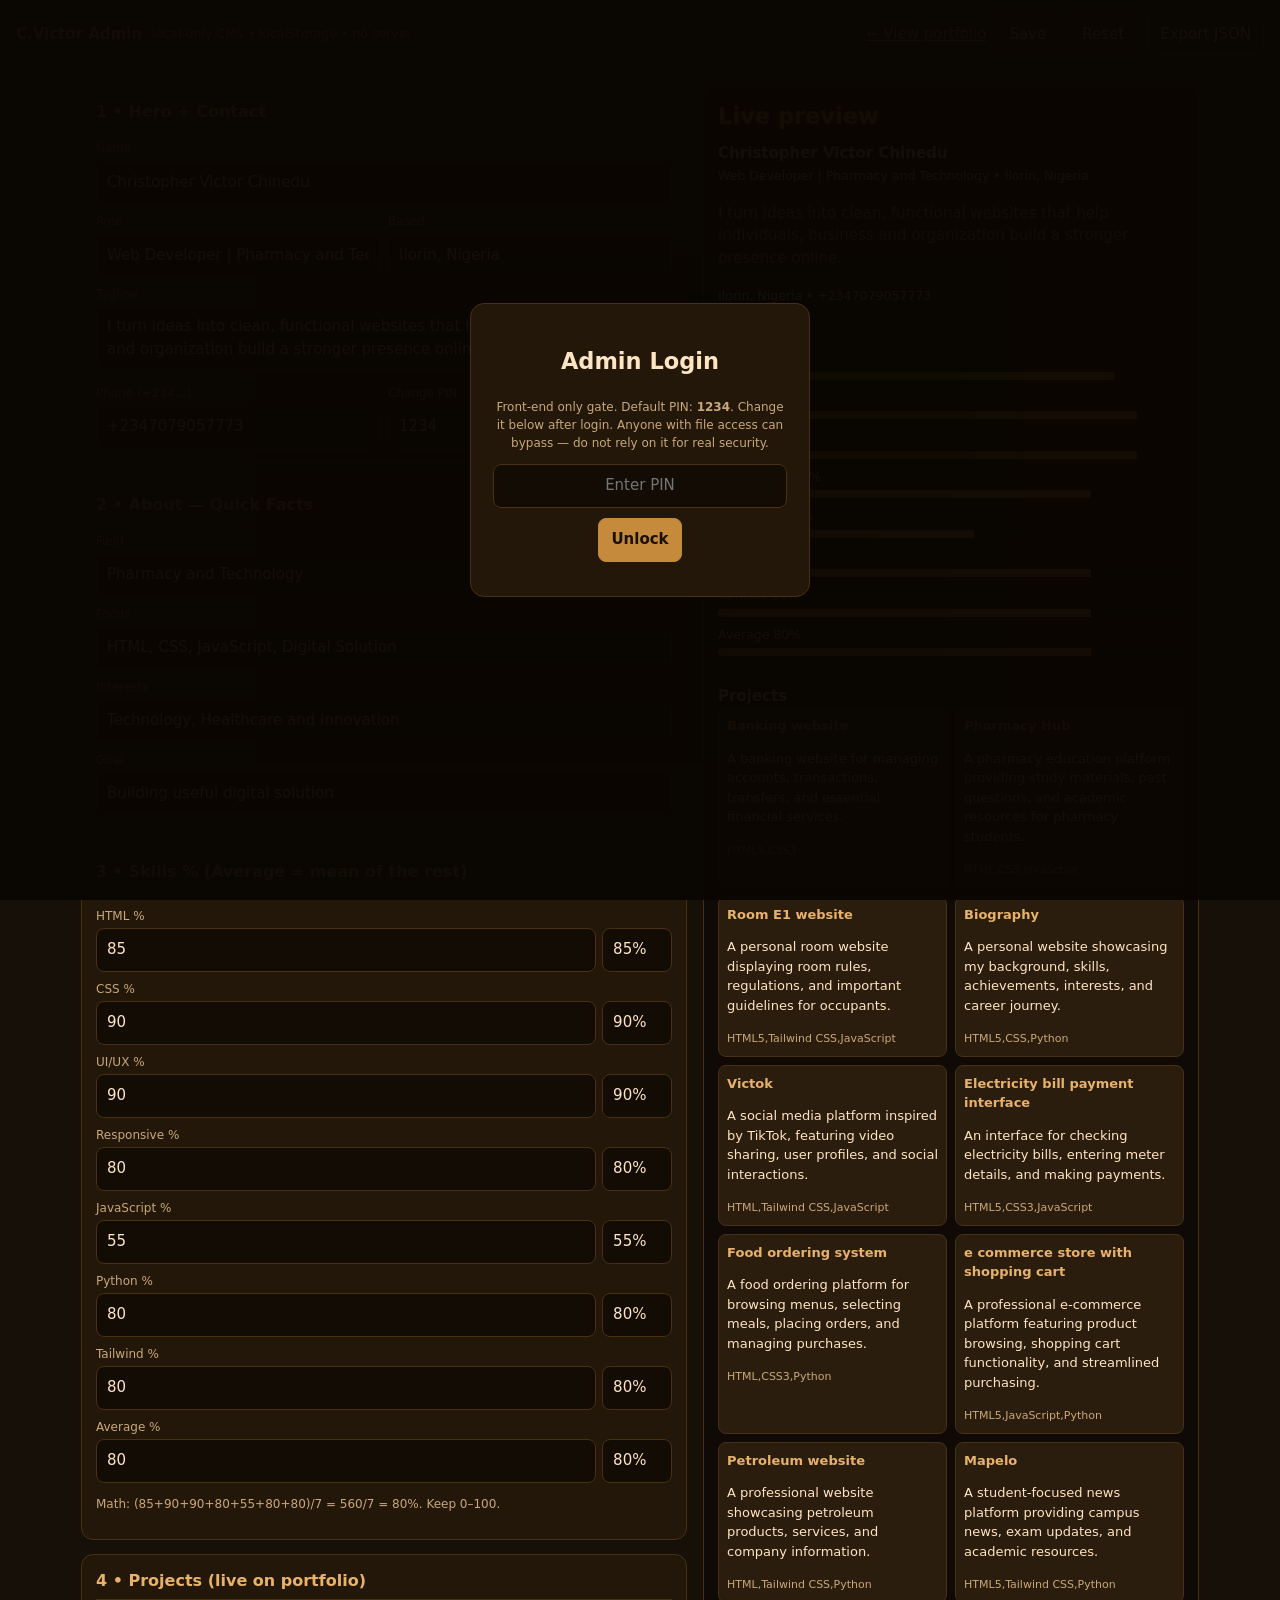
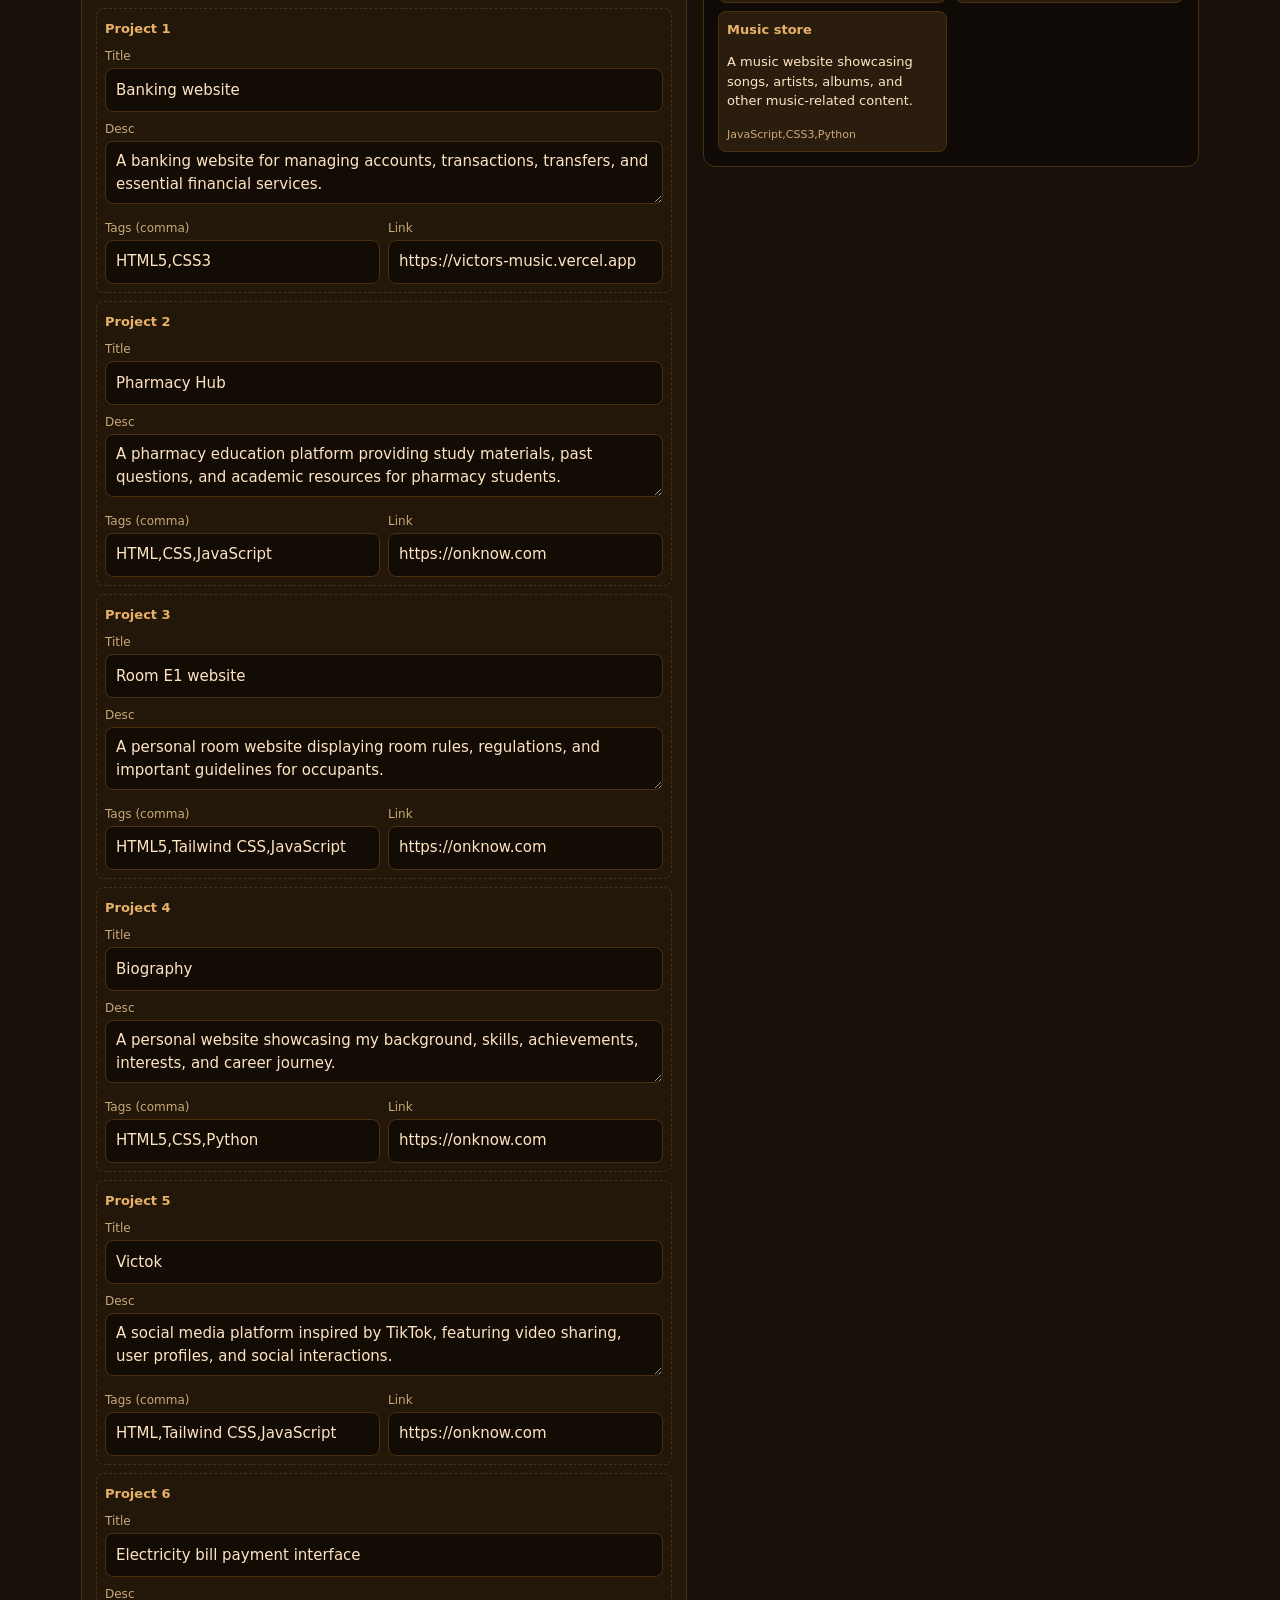
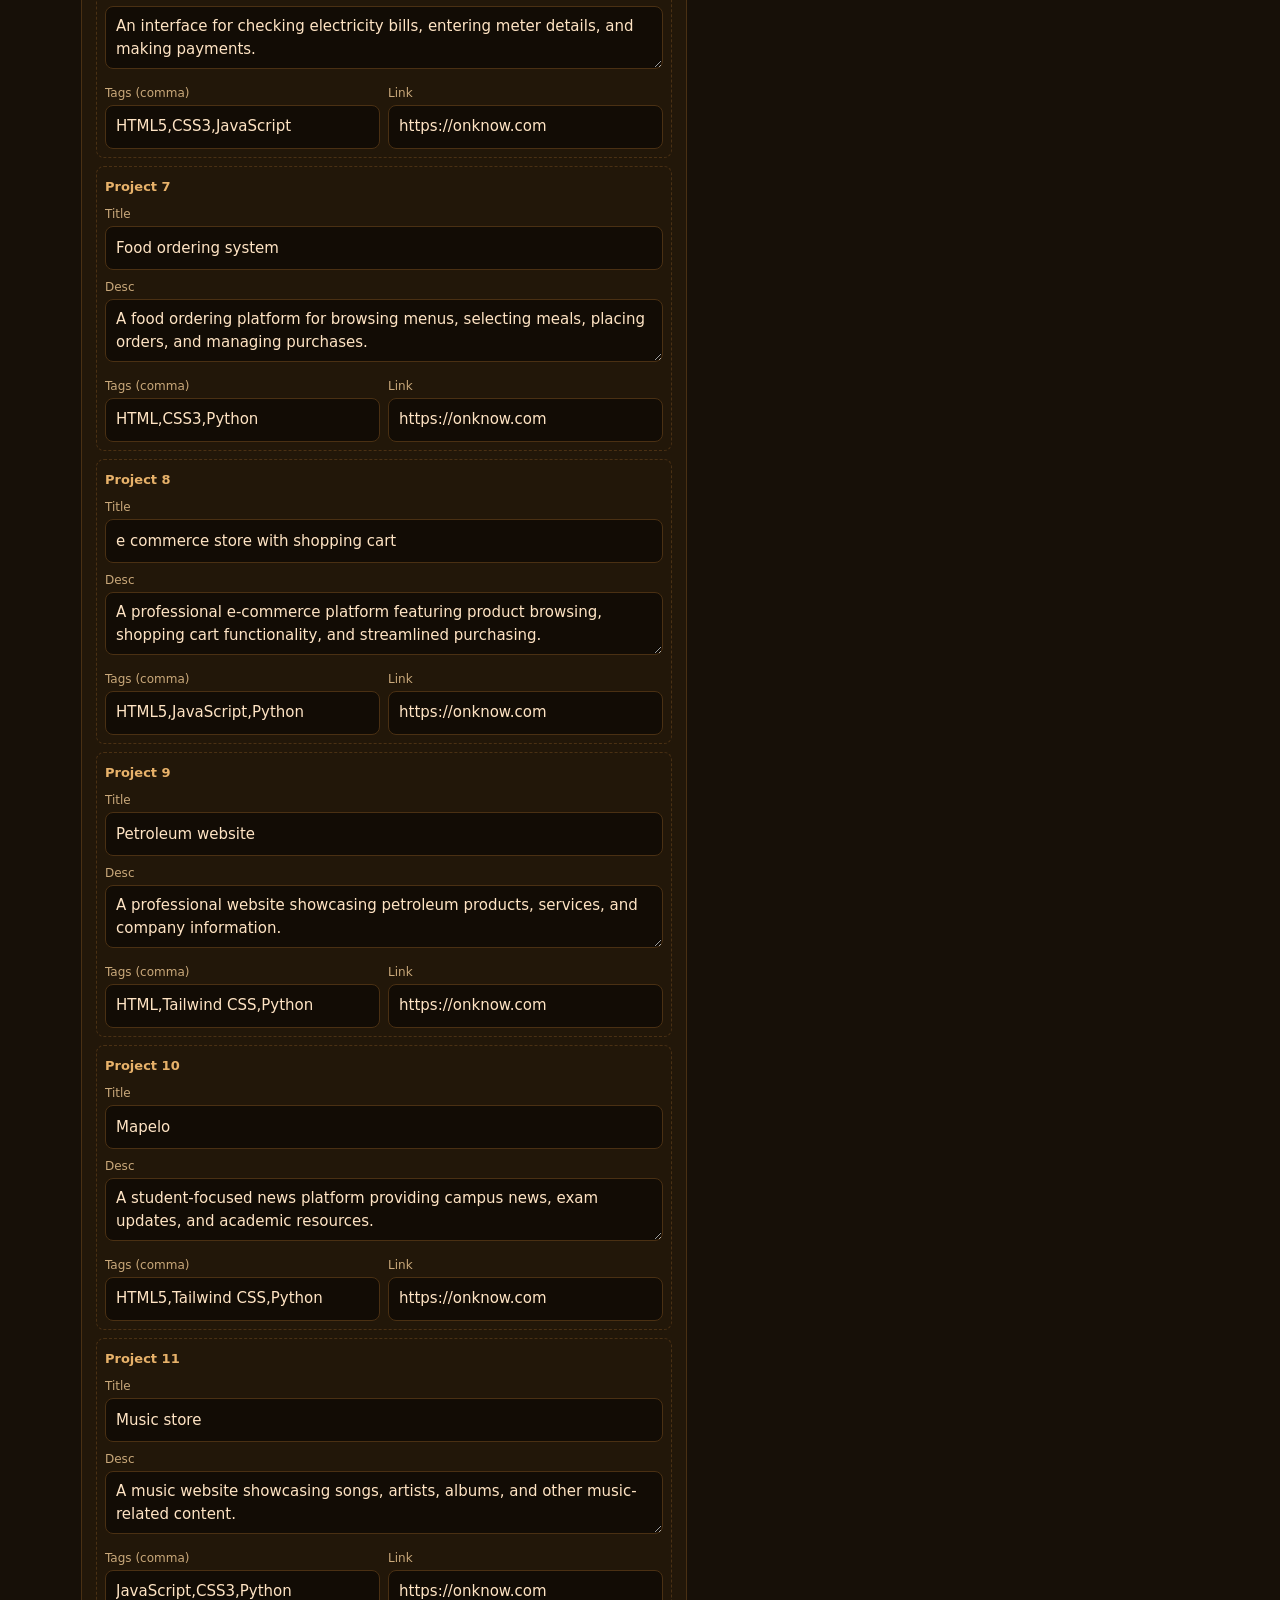
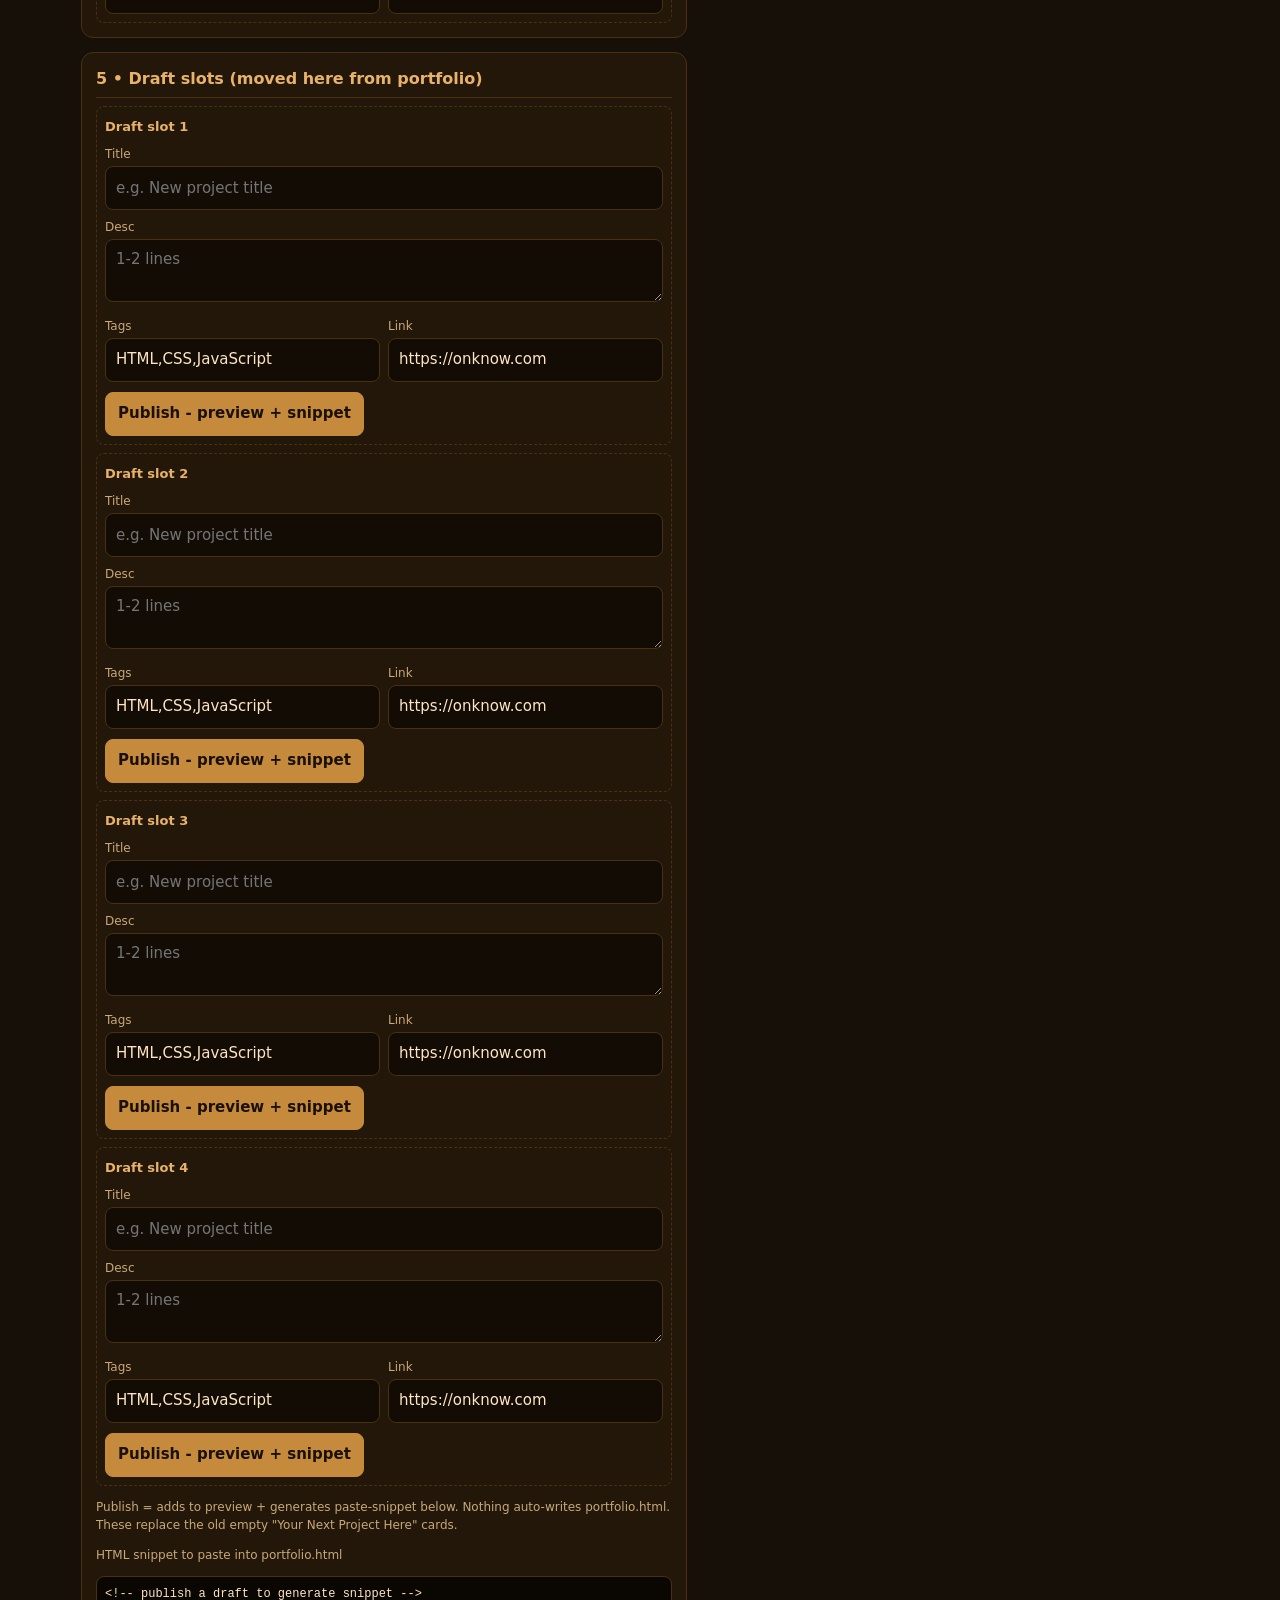
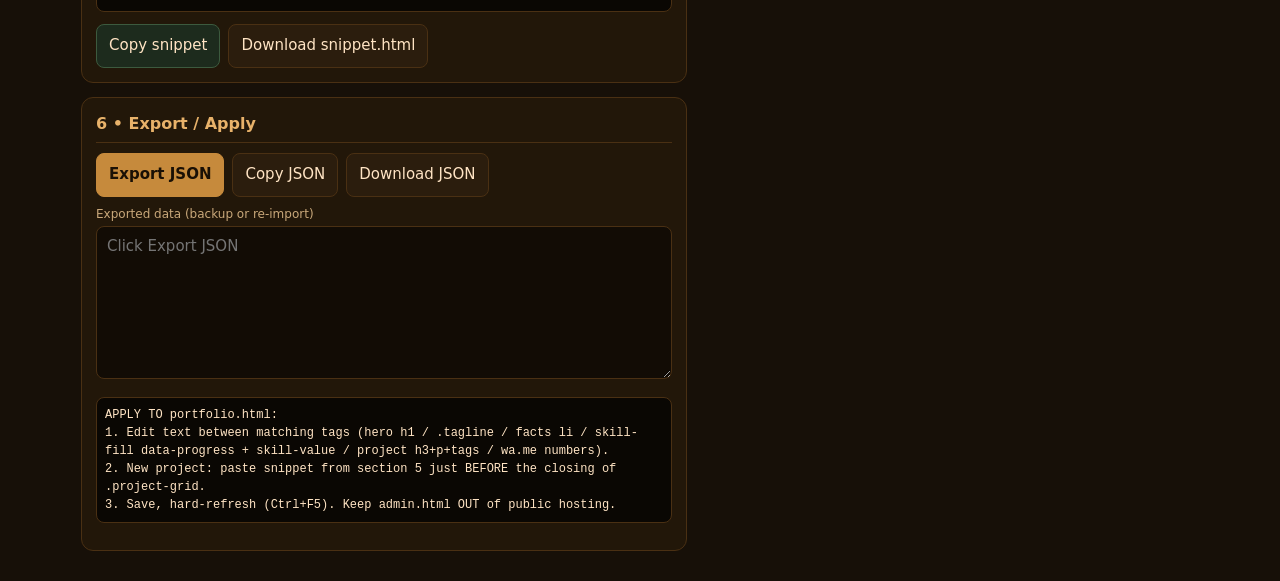
<file: admin.html>
<!DOCTYPE html>
<html lang="en">
<head>
<meta charset="UTF-8">
<meta name="viewport" content="width=device-width,initial-scale=1">
<title>Portfolio Admin — Christopher Victor Chinedu</title>
<style>
:root{--bg:#171008;--card:#221709;--card2:#2b1d0d;--line:#4a3013;--txt:#ffe4c4;--mut:#c9a87a;--acc:#c68a3c;--acc2:#e8b26a;--ok:#7bc47f;--r:12px}
*{box-sizing:border-box}body{margin:0;background:var(--bg);color:var(--txt);font:15px/1.5 system-ui,Segoe UI,Arial}
header{position:sticky;top:0;background:#1e130a;border-bottom:1px solid var(--line);padding:12px 16px;display:flex;gap:10px;align-items:center;flex-wrap:wrap;z-index:10}
header b{color:var(--acc2)}header small{color:var(--mut)}
.wrap{max-width:1150px;margin:auto;padding:16px;display:grid;grid-template-columns:1.1fr .9fr;gap:16px}
.card{background:var(--card);border:1px solid var(--line);border-radius:var(--r);padding:14px;margin-bottom:14px}
.card h2{margin:0 0 8px;font-size:16px;color:var(--acc2);border-bottom:1px solid var(--line);padding-bottom:6px}
label{display:block;font-size:12px;color:var(--mut);margin:8px 0 3px}
input,textarea{width:100%;background:#120c05;border:1px solid var(--line);color:var(--txt);border-radius:8px;padding:8px 10px;font:inherit;min-height:44px}
input:focus,textarea:focus{outline:2px solid var(--acc)}
.grid2{display:grid;grid-template-columns:1fr 1fr;gap:8px}
.row{display:flex;gap:8px;flex-wrap:wrap;margin-top:10px}
button{cursor:pointer;border:1px solid var(--line);border-radius:8px;padding:8px 12px;font:inherit;background:var(--card2);color:var(--txt);min-height:44px}
button.p{background:var(--acc);border-color:var(--acc);color:#1a1005;font-weight:700}
button.g{background:#1d2b1d;border-color:#3c5a3e}button.d{background:#2e1512;border-color:#6b2d26}
.skillrow{display:grid;grid-template-columns:1fr 70px;gap:6px;align-items:end}
.proj{border:1px dashed var(--line);border-radius:8px;padding:8px;margin-top:8px}
.proj b{font-size:13px;color:var(--acc2)}
#preview{background:#0f0a05;border:1px solid var(--line);border-radius:var(--r);padding:14px;position:sticky;top:70px;align-self:start}
.pv-hero{border-bottom:1px solid var(--line);padding-bottom:8px;margin-bottom:8px}
.pv-grid{display:grid;grid-template-columns:1fr 1fr;gap:8px}
.pv-card{background:var(--card2);border:1px solid var(--line);border-radius:8px;padding:8px;font-size:13px}
.pv-card h4{margin:0 0 4px;color:var(--acc2)}.pv-card span{font-size:11px;color:var(--mut)}
.bar{height:8px;background:#000;border-radius:99px;overflow:hidden;margin:3px 0 6px}.bar i{display:block;height:100%;background:linear-gradient(90deg,var(--acc),var(--acc2))}
pre{white-space:pre-wrap;word-break:break-word;background:#0a0703;border:1px solid var(--line);border-radius:8px;padding:8px;font-size:12px;max-height:220px;overflow:auto}
#gate{position:fixed;inset:0;background:rgba(10,6,2,.96);display:flex;align-items:center;justify-content:center;z-index:99;padding:16px}
.gbox{background:var(--card);border:1px solid var(--line);border-radius:14px;padding:22px;max-width:340px;width:100%;text-align:center}
.warn{font-size:12px;color:var(--mut)}.ok{color:var(--ok);font-size:13px}
.back{color:var(--acc2)}
@media(max-width:900px){.wrap{grid-template-columns:1fr}#preview{position:static}.grid2{grid-template-columns:1fr 1fr}}
@media(max-width:480px){.grid2{grid-template-columns:1fr}.pv-grid{grid-template-columns:1fr}}
</style>
</head>
<body>
<div id="gate"><div class="gbox">
<h2>Admin Login</h2><p class="warn">Front-end only gate. Default PIN: <b>1234</b>. Change it below after login. Anyone with file access can bypass — do not rely on it for real security.</p>
<input id="pinIn" type="password" placeholder="Enter PIN" style="text-align:center">
<div class="row" style="justify-content:center"><button class="p" onclick="unlock()">Unlock</button></div>
<p id="pinErr" class="warn"></p></div></div>
<header><b>C.Victor Admin</b><small>local-only CMS • localStorage • no server</small>
<span style="flex:1"></span>
<a class="back" href="portfolio.html">← View portfolio</a>
<button onclick="save(true)">Save</button><button class="d" onclick="resetAll()">Reset</button>
<button class="g" onclick="exportJSON()">Export JSON</button></header>
<div class="wrap"><div>
<div class="card"><h2>1 • Hero + Contact</h2>
<label>Name</label><input id="f-name">
<div class="grid2"><div><label>Role</label><input id="f-role"></div><div><label>Based</label><input id="f-loc"></div></div>
<label>Tagline</label><textarea id="f-tag" rows="2"></textarea>
<div class="grid2"><div><label>Phone (+234…)</label><input id="f-phone"></div><div><label>Change PIN</label><input id="f-pin" maxlength="12"></div></div></div>
<div class="card"><h2>2 • About — Quick Facts</h2>
<label>Field</label><input id="f-field"><label>Focus</label><input id="f-focus">
<label>Interests</label><input id="f-interests"><label>Goal</label><input id="f-goal"></div>
<div class="card"><h2>3 • Skills % (Average = mean of the rest)</h2><div id="skills"></div><p class="warn">Math: (85+90+90+80+55+80+80)/7 = 560/7 = 80%. Keep 0–100.</p></div>
<div class="card"><h2>4 • Projects (live on portfolio)</h2><div id="projs"></div></div>
<div class="card"><h2>5 • Draft slots (moved here from portfolio)</h2><div id="drafts"></div>
<p class="warn">Publish = adds to preview + generates paste-snippet below. Nothing auto-writes portfolio.html. These replace the old empty "Your Next Project Here" cards.</p>
<label>HTML snippet to paste into portfolio.html</label><pre id="snippet">&lt;!-- publish a draft to generate snippet --&gt;</pre>
<div class="row"><button class="g" onclick="copySnippet()">Copy snippet</button><button onclick="dlSnippet()">Download snippet.html</button></div></div>
<div class="card"><h2>6 • Export / Apply</h2>
<div class="row"><button class="p" onclick="exportJSON()">Export JSON</button><button onclick="copyJSON()">Copy JSON</button><button onclick="dlJSON()">Download JSON</button></div>
<label>Exported data (backup or re-import)</label><textarea id="out" rows="6" placeholder="Click Export JSON"></textarea>
<pre>APPLY TO portfolio.html:
1. Edit text between matching tags (hero h1 / .tagline / facts li / skill-fill data-progress + skill-value / project h3+p+tags / wa.me numbers).
2. New project: paste snippet from section 5 just BEFORE the closing of .project-grid.
3. Save, hard-refresh (Ctrl+F5). Keep admin.html OUT of public hosting.</pre>
<p id="msg" class="ok"></p></div>
</div><div><div id="preview"><h2 style="margin:0 0 8px;color:var(--acc2)">Live preview</h2><div class="pv-hero"><b id="pv-name"></b><br><small id="pv-role"></small><p id="pv-tag" style="color:var(--mut)"></p><small id="pv-contact"></small></div><b>Skills</b><div id="pv-skills"></div><br><b>Projects</b><div class="pv-grid" id="pv-projs"></div></div></div></div>
<script>
var KEY="cvc_admin_v1";
var DEF={name:"Christopher Victor Chinedu",role:"Web Developer | Pharmacy and Technology",loc:"Ilorin, Nigeria",
tag:"I turn ideas into clean, functional websites that help individuals, business and organization build a stronger presence online.",
phone:"+2347079057773",pin:"1234",field:"Pharmacy and Technology",focus:"HTML, CSS, JavaScript, Digital Solution",
interests:"Technology, Healthcare and Innovation",goal:"Building useful digital solution",
skills:{HTML:85,CSS:90,"UI/UX":90,Responsive:80,JavaScript:55,Python:80,Tailwind:80,Average:80},
projects:[
{t:"Banking website",d:"A banking website for managing accounts, transactions, transfers, and essential financial services.",g:"HTML5,CSS3",l:"https://victors-music.vercel.app"},
{t:"Pharmacy Hub",d:"A pharmacy education platform providing study materials, past questions, and academic resources for pharmacy students.",g:"HTML,CSS,JavaScript",l:"https://onknow.com"},
{t:"Room E1 website",d:"A personal room website displaying room rules, regulations, and important guidelines for occupants.",g:"HTML5,Tailwind CSS,JavaScript",l:"https://onknow.com"},
{t:"Biography",d:"A personal website showcasing my background, skills, achievements, interests, and career journey.",g:"HTML5,CSS,Python",l:"https://onknow.com"},
{t:"Victok",d:"A social media platform inspired by TikTok, featuring video sharing, user profiles, and social interactions.",g:"HTML,Tailwind CSS,JavaScript",l:"https://onknow.com"},
{t:"Electricity bill payment interface",d:"An interface for checking electricity bills, entering meter details, and making payments.",g:"HTML5,CSS3,JavaScript",l:"https://onknow.com"},
{t:"Food ordering system",d:"A food ordering platform for browsing menus, selecting meals, placing orders, and managing purchases.",g:"HTML,CSS3,Python",l:"https://onknow.com"},
{t:"e commerce store with shopping cart",d:"A professional e-commerce platform featuring product browsing, shopping cart functionality, and streamlined purchasing.",g:"HTML5,JavaScript,Python",l:"https://onknow.com"},
{t:"Petroleum website",d:"A professional website showcasing petroleum products, services, and company information.",g:"HTML,Tailwind CSS,Python",l:"https://onknow.com"},
{t:"Mapelo",d:"A student-focused news platform providing campus news, exam updates, and academic resources.",g:"HTML5,Tailwind CSS,Python",l:"https://onknow.com"},
{t:"Music store",d:"A music website showcasing songs, artists, albums, and other music-related content.",g:"JavaScript,CSS3,Python",l:"https://onknow.com"}],
drafts:[{t:"",d:"",g:"HTML,CSS,JavaScript",l:"https://onknow.com"},{t:"",d:"",g:"HTML,CSS,JavaScript",l:"https://onknow.com"},{t:"",d:"",g:"HTML,CSS,JavaScript",l:"https://onknow.com"},{t:"",d:"",g:"HTML,CSS,JavaScript",l:"https://onknow.com"}]};
var D=load();
function load(){try{var s=JSON.parse(localStorage.getItem(KEY));if(s&&s.name)return s}catch(e){}return JSON.parse(JSON.stringify(DEF))}
function save(toast){readForm();D.pin=document.getElementById("f-pin").value||D.pin||"1234";localStorage.setItem(KEY,JSON.stringify(D));render();if(toast)msg("Saved to localStorage")}
function msg(t){var m=document.getElementById("msg");m.textContent=t;setTimeout(function(){m.textContent=""},2500)}
function esc(s){return String(s||"").replace(/&/g,"&amp;").replace(/</g,"&lt;").replace(/>/g,"&gt;").replace(/"/g,"&quot;")}
function build(){
var s=document.getElementById("skills"),h="";
Object.keys(D.skills).forEach(function(k){h+='<div class="skillrow"><div><label>'+esc(k)+' %</label><input data-sk="'+esc(k)+'" type="number" min="0" max="100" value="'+D.skills[k]+'"></div><div><label>&nbsp;</label><input value="'+D.skills[k]+'%" disabled></div></div>'});
s.innerHTML=h;
var p=document.getElementById("projs"),ph="";
D.projects.forEach(function(o,i){ph+='<div class="proj"><b>Project '+(i+1)+'</b><label>Title</label><input data-p="'+i+'" data-k="t" value="'+esc(o.t)+'"><label>Desc</label><textarea data-p="'+i+'" data-k="d" rows="2">'+esc(o.d)+'</textarea><div class="grid2"><div><label>Tags (comma)</label><input data-p="'+i+'" data-k="g" value="'+esc(o.g)+'"></div><div><label>Link</label><input data-p="'+i+'" data-k="l" value="'+esc(o.l)+'"></div></div></div>'});
p.innerHTML=ph;
var dr=document.getElementById("drafts"),dh="";
D.drafts.forEach(function(o,i){dh+='<div class="proj"><b>Draft slot '+(i+1)+'</b><label>Title</label><input data-dr="'+i+'" data-k="t" value="'+esc(o.t)+'" placeholder="e.g. New project title"><label>Desc</label><textarea data-dr="'+i+'" data-k="d" rows="2" placeholder="1-2 lines">'+esc(o.d)+'</textarea><div class="grid2"><div><label>Tags</label><input data-dr="'+i+'" data-k="g" value="'+esc(o.g)+'"></div><div><label>Link</label><input data-dr="'+i+'" data-k="l" value="'+esc(o.l)+'"></div></div><div class="row"><button class="p" onclick="publish('+i+')">Publish - preview + snippet</button></div></div>'});
dr.innerHTML=dh;
document.getElementById("f-name").value=D.name;document.getElementById("f-role").value=D.role;document.getElementById("f-loc").value=D.loc;document.getElementById("f-tag").value=D.tag;document.getElementById("f-phone").value=D.phone;
document.getElementById("f-field").value=D.field;document.getElementById("f-focus").value=D.focus;document.getElementById("f-interests").value=D.interests;document.getElementById("f-goal").value=D.goal;document.getElementById("f-pin").value=D.pin;
}
function readForm(){D.name=v("f-name");D.role=v("f-role");D.loc=v("f-loc");D.tag=v("f-tag");D.phone=v("f-phone");D.field=v("f-field");D.focus=v("f-focus");D.interests=v("f-interests");D.goal=v("f-goal");
document.querySelectorAll("[data-sk]").forEach(function(i){D.skills[i.getAttribute("data-sk")]=Math.max(0,Math.min(100,+i.value||0))});
document.querySelectorAll("[data-p]").forEach(function(i){D.projects[+i.getAttribute("data-p")][i.getAttribute("data-k")]=i.value});
document.querySelectorAll("[data-dr]").forEach(function(i){D.drafts[+i.getAttribute("data-dr")][i.getAttribute("data-k")]=i.value});}
function v(id){return document.getElementById(id).value}
function render(){document.getElementById("pv-name").textContent=D.name;document.getElementById("pv-role").textContent=D.role+" • "+D.loc;document.getElementById("pv-tag").textContent=D.tag;document.getElementById("pv-contact").textContent=D.loc+" • "+D.phone;
var h="";Object.keys(D.skills).forEach(function(k){h+="<small>"+esc(k)+" "+D.skills[k]+"%</small>"+'<div class="bar"><i style="width:'+D.skills[k]+'%"></i></div>'});document.getElementById("pv-skills").innerHTML=h;
var g="";D.projects.concat(D.drafts.filter(function(x){return x.t})).forEach(function(o){g+='<div class="pv-card"><h4>'+esc(o.t)+'</h4><p>'+esc(o.d)+'</p><span>'+esc(o.g)+'</span></div>'});document.getElementById("pv-projs").innerHTML=g||"<small>No drafts published yet.</small>"}
function cardHTML(o){var tags=String(o.g).split(",").map(function(t){return "<span>"+esc(t.trim())+"</span>"}).join("");
return '<a href="'+esc(o.l)+'" target="_blank" rel="noopener" class="project-card" data-tilt data-tilt-max="8">\n <div class="project-thumb thumb-geo"><span class="thumb-icon" aria-hidden="true">[SVG ICON]</span><span class="thumb-overlay"><span class="overlay-btn">View Live</span></span></div>\n <div class="project-body">\n  <h3>'+esc(o.t)+'</h3>\n  <p>'+esc(o.d)+'</p>\n  <div class="project-tags">'+tags+'</div>\n </div>\n</a>'}
function publish(i){readForm();var d=D.drafts[i];if(!d.t||!d.d){alert("Fill draft title + desc first.");return}document.getElementById("snippet").textContent="<!-- PASTE INTO .project-grid IN portfolio.html -->\n"+cardHTML(d);save();msg("Draft "+(i+1)+" published to preview - copy snippet below")}
function copySnippet(){var t=document.getElementById("snippet").textContent;if(navigator.clipboard){navigator.clipboard.writeText(t).then(function(){msg("Snippet copied")})}else{var r=document.createRange();r.selectNode(document.getElementById("snippet"));var s=getSelection();s.removeAllRanges();s.addRange(r);document.execCommand("copy");msg("Snippet copied")}}
function dlSnippet(){dl("project-snippet.html",document.getElementById("snippet").textContent)}
function exportJSON(){readForm();document.getElementById("out").value=JSON.stringify(D,null,2);msg("JSON exported below")}
function copyJSON(){exportJSON();document.getElementById("out").select();document.execCommand("copy")}
function dlJSON(){readForm();dl("portfolio-data.json",JSON.stringify(D,null,2))}
function dl(name,text){var a=document.createElement("a");a.href=URL.createObjectURL(new Blob([text],{type:"text/plain"}));a.download=name;a.click()}
function resetAll(){if(!confirm("Reset to defaults?"))return;D=JSON.parse(JSON.stringify(DEF));localStorage.removeItem(KEY);location.reload()}
function unlock(){var pin=document.getElementById("pinIn").value;var real=D.pin||"1234";if(pin===real){document.getElementById("gate").style.display="none";sessionStorage.setItem("adm","1")}else{document.getElementById("pinErr").textContent="Wrong PIN (hint: 1234)"}}
if(sessionStorage.getItem("adm")==="1")document.getElementById("gate").style.display="none";
document.querySelector(".wrap").addEventListener("input",function(){readForm();try{localStorage.setItem(KEY,JSON.stringify(D))}catch(e){}render()});
build();render();
</script>
</body>
</html>
</file>
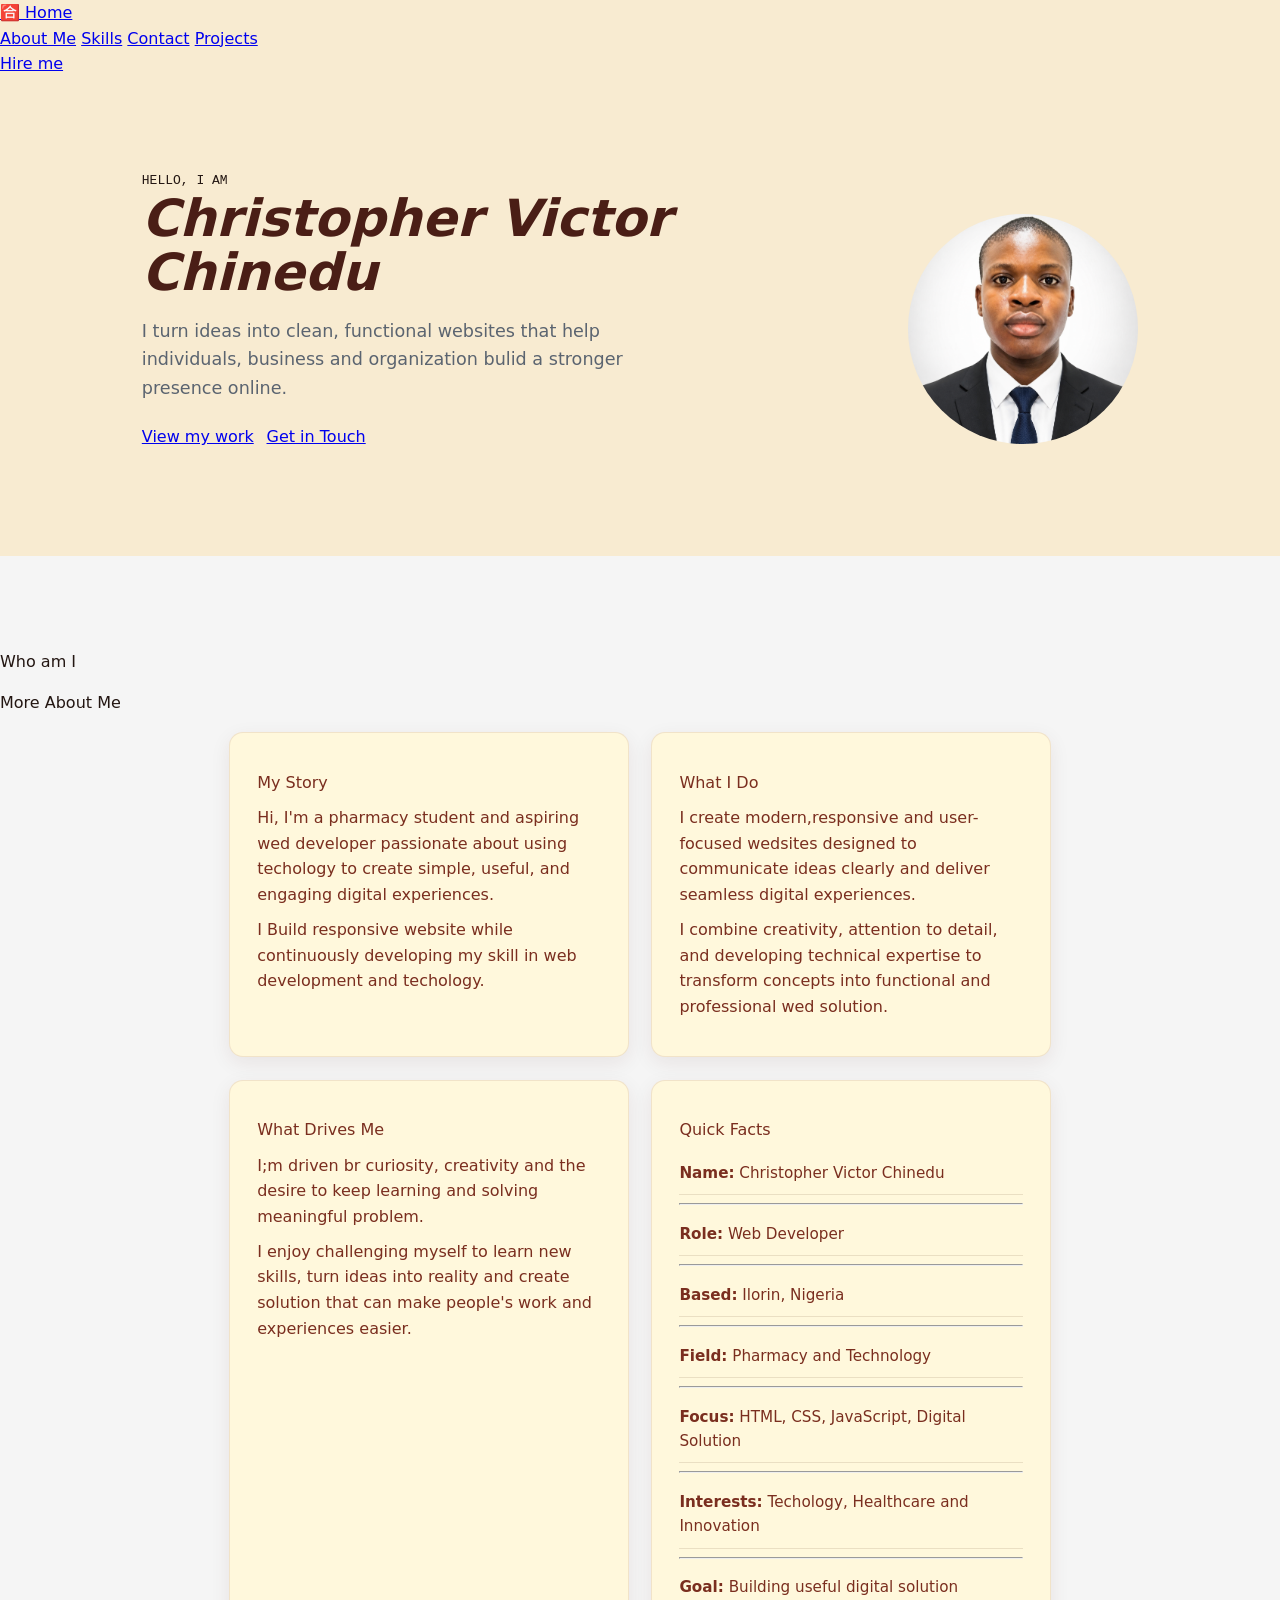
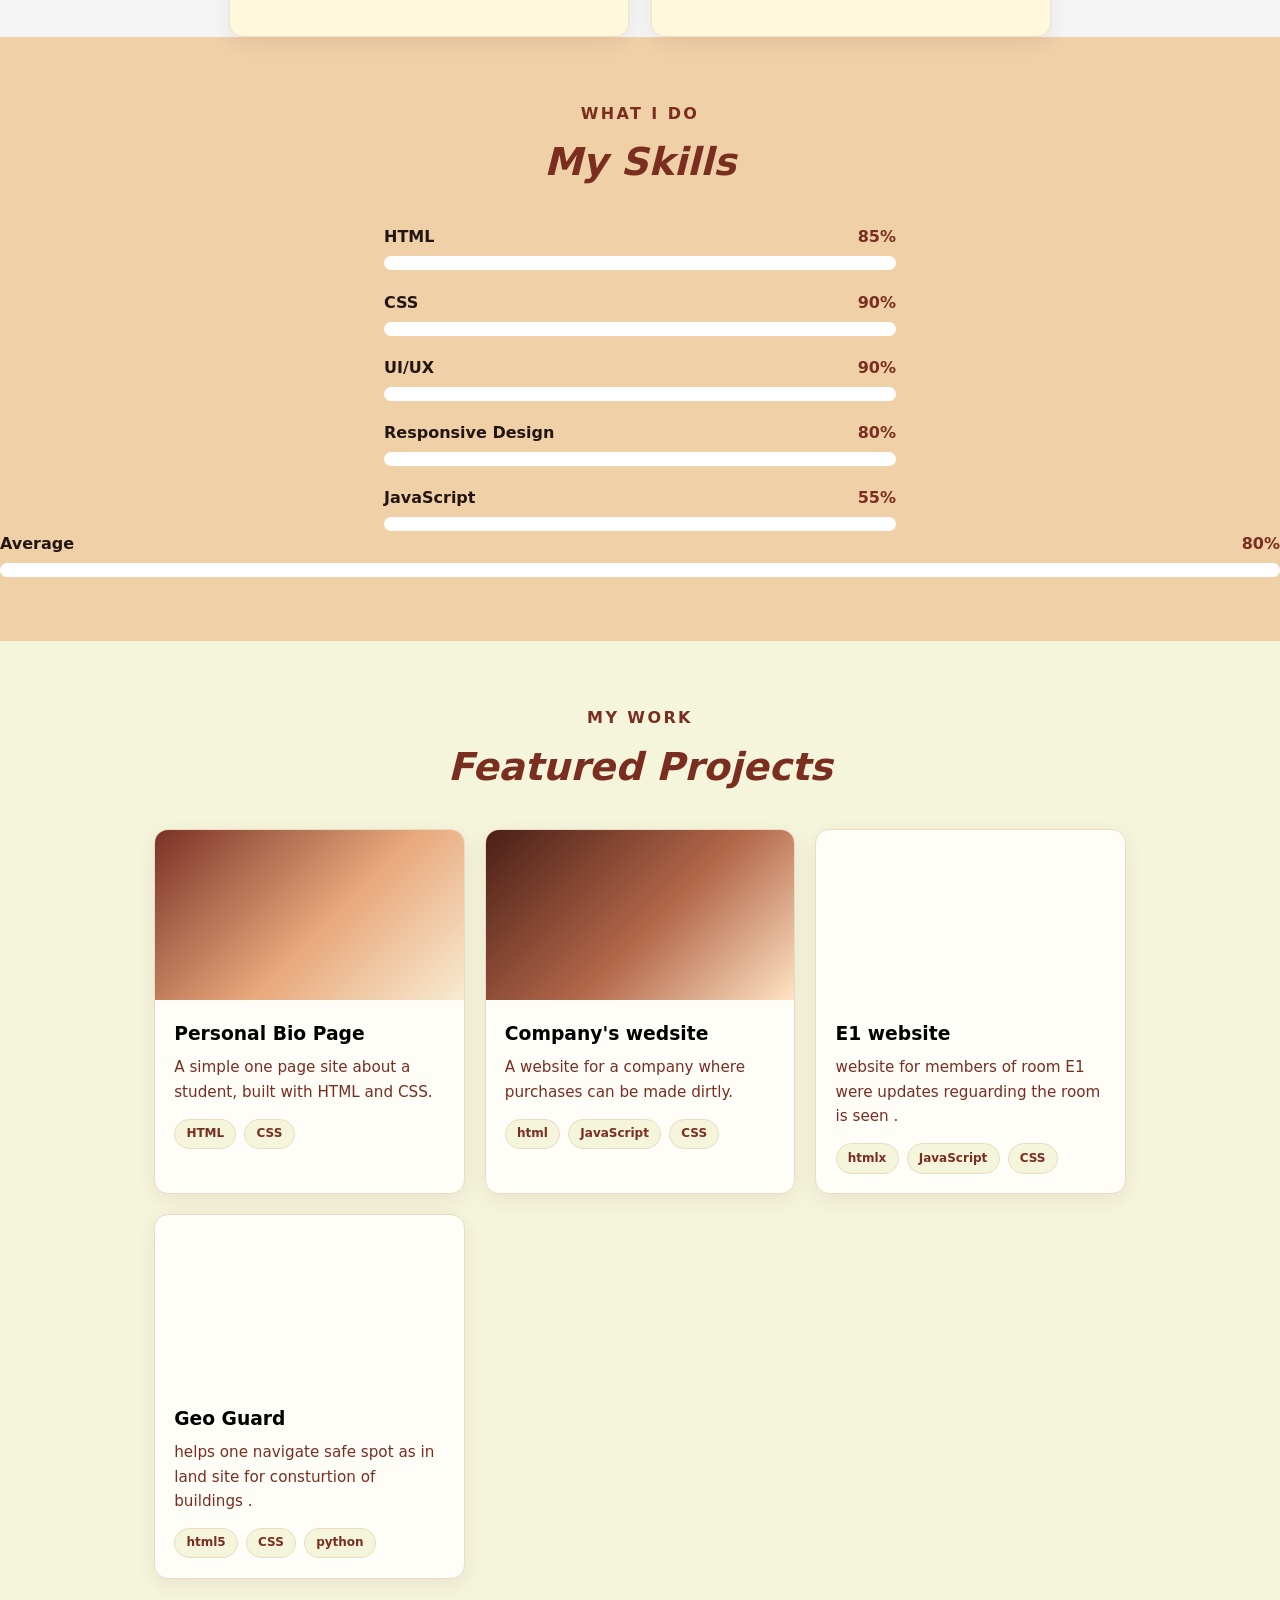
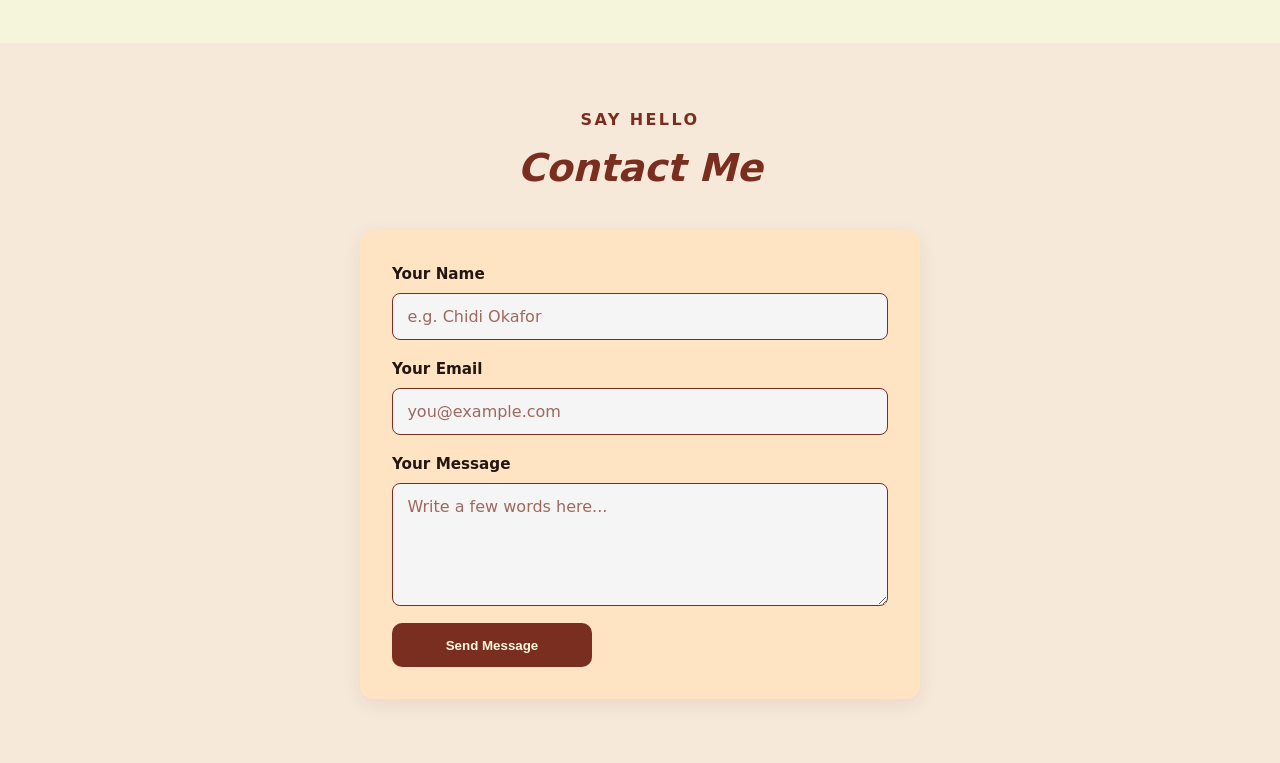
<file: portfolio.html>
<!DOCTYPE html>
<html lang="en">
<head>
    <meta charset="UTF-8">
    <meta name="viewport" content="width=device-width, initial-scale=1.0">
    <title>Christopher Victor portfolio</title>
    <link rel="stylesheet" href="pages\portfolio-file.css">
</head>
<body style="background-color:rgb(248, 235, 209);">

    <header >
        <span id="home-page"> <a href="#home-page"> 🈴 Home </a> </span>
        <nav>
            <a href="#about">About Me</a>
            <a href="#skills"> Skills</a>
            <a href="#contact"> Contact</a>
            <a href="#project">Projects</a>
        </nav>

        <a href="#contact" class=" hire"> Hire me</a>
    </header>
    <br>
            
    <!-- this is the welcome page or hero page -->
             
    <section id="home-page" class="hero">
               
                <!-- this is the hello greeting -->
                 
            <bdi class="hero-text"> 
                <code> HELLO, I AM </code>
                 <h1  class="hero-text"> Christopher Victor Chinedu</h1>
                 
                 <p class="tagline"> I turn ideas into clean, functional websites that
                                      help individuals, business and organization bulid 
                                      a stronger presence online. 
                </p> 
                 
                 <!-- this the button under the name -->
                 
                 <div class="hero-buttons">
                    <a href="#contact" class="hire"> View my work</a>
                    <a href="https://wa.me/+7079057773" class="get-in-touch "> Get in Touch</a>
                </div> 
            </bdi>
                
                <!-- this section is the image -->
                  
                <div class="portait-frame" >
                    <img src="assets/images/port.png" width="100" height="100" class="face">
                </div> 
    </section>
    <!-- this is the about me section -->
    <section id="about" style="background-color: whitesmoke;"> <br> <br> <br>
        <p class="who" > Who am I </p>
        <p class="about"> More About Me</p>
        <div class="about-grid">
            <div class="about-card">
                <p class="omo"> My Story</p>
                <p> Hi, I'm a pharmacy student and aspiring wed developer passionate about using techology to
                     create simple, useful, and engaging digital experiences.</p>
                <p> I Build responsive website while continuously developing my skill in web development and techology.</p>
            </div>
            <div class="about-card">
                <p class="omo"> What I Do</p>
                <p> I create modern,responsive and user-focused wedsites designed to communicate ideas clearly and deliver seamless digital 
                    experiences. </p>
                <p> I combine creativity, attention to detail, and developing technical expertise to transform concepts into 
                    functional and professional wed solution.</p>
            </div>
            <div class="about-card">
                <p class="omo"> What Drives Me </p>
                <p> I;m driven br curiosity, creativity and the desire to keep learning and solving meaningful problem. </p>
                <p> I enjoy challenging myself to learn new skills, turn ideas into reality and create solution that can make people's work 
                    and experiences easier. </p>
                <p></p>    
            </div>
            <div class="about-card">
                <p class="omo"> Quick Facts</p>
                <ul class="facts">
                    <li><span>Name:</span> Christopher Victor Chinedu</li> <hr>
                    <li><span>Role:</span> Web Developer</li> <hr>
                    <li><span>Based:</span> Ilorin, Nigeria</li> <hr>
                    <li><span>Field:</span> Pharmacy and Technology</li> <hr>
                    <li><span>Focus:</span> HTML, CSS, JavaScript, Digital Solution</li> <hr>
                    <li><span>Interests:</span> Techology, Healthcare and Innovation</li> <hr>
                    <li><span>Goal:</span> Building useful digital solution</li> 
                </ul>

            </div>
        </div>
    </section>
    <!-- this section is MY Skills -->
    <section id="skills">
        
    <!-- ===== Skills section with animated width bars ===== -->
    <section id="skills" class="skills">
      <div class="section-head">
        <p class="eyebrow" style="text-align: center;">What I Do </p>
        <h2 class="yes">My Skills</h2>
      </div>

      <!-- Each skill gets a bar that fills with a slow CSS animation -->
      <div class="skill-list">
        <div class="skill">
          <div class="skill-top">
            <span class="skill-name">HTML</span>
            <span class="skill-value">85%</span>
          </div>
          <div class="skill-track">
            <div class="skill-fill fill-html"></div>
          </div>
        </div>

        <div class="skill">
          <div class="skill-top"> 
            <span class="skill-name">CSS</span>
            <span class="skill-value">90%</span>
          </div>
          <div class="skill-track">
            <div class="skill-fill fill-css"></div>
          </div>
        </div>

         <div class="skill">
          <div class="skill-top"> 
            <span class="skill-name"> UI/UX</span>
            <span class="skill-value">90%</span>
          </div>
          <div class="skill-track">
            <div class="skill-fill fill-css"></div>
          </div>
        </div>

        <div class="skill">
          <div class="skill-top">
            <span class="skill-name">Responsive Design</span>                                                                                                                                                                                                                                                                                 
            <span class="skill-value">80%</span>
          </div>
          <div class="skill-track">
            <div class="skill-fill fill-responsive"></div>
          </div>
        </div>

        <div class="skill">
          <div class="skill-top">
            <span class="skill-name"> JavaScript</span>
            <span class="skill-value">55%</span>
          </div>
          <div class="skill-track">
            <div class="skill-fill fill-color"></div>
          </div>
        </div>
      </div>
      
    
      <div class="skill">
          <div class="skill-top">
            <span class="skill-name"> Average</span>                                                                                                                                                                                                                                                                                 
            <span class="skill-value">80%</span>
          </div>
          <div class="skill-track">
            <div class="skill-fill fill-ana"></div>
          </div>
        </div>

    </section>
    <!-- this is my projet size -->
     <section id="project">
          <!-- ===== Projects section with a card grid ===== -->
    <section id="projects" class="projects">
      <div class="section-head">
        <p class="eyebrow">My Work</p>
        <h2>Featured Projects</h2>
      </div>

      <!-- A responsive grid of project cards -->
      <div class="project-grid">

        <!-- Project card one -->
        <article class="project-card">
          <div class="project-thumb thumb-bio"></div>
          <div class="project-body">
            <h3>Personal Bio Page</h3>
            <p>A simple one page site about a student, built with HTML and CSS.</p>
            <div class="project-tags">
              <span>HTML</span>
              <span>CSS</span>
            </div>
          </div>
        </article>

        <!-- Project card two -->
        <article class="project-card">
          <div class="project-thumb thumb-company"></div>
          <div class="project-body">
            <h3>Company's wedsite </h3>
            <p> A website for a company where purchases can be made dirtly.</p>
            <div class="project-tags">
              <span>html</span>
              <span> JavaScript</span>
              <span>CSS</span>
            </div>
          </div>
        </article>

        <!-- Project card three -->
        <article class="project-card">
          <div class="project-thumb thumb-calculator"></div>
          <div class="project-body">
            <h3> E1 website </h3>
            <p> website for members of room E1 were updates reguarding the room is seen .</p>
            <div class="project-tags">
              <span> htmlx</span>
              <span> JavaScript</span>
              <span>CSS</span>
            </div>
          </div>
        </article>

        <!-- Project card four -->
        <article class="project-card">
          <div class="project-thumb thumb-todo"></div>
          <div class="project-body">
            <h3> Geo Guard</h3>
            <p> helps one navigate safe spot as in land site for consturtion of buildings .</p>
            <div class="project-tags">
              <span>html5</span>
              <span>CSS</span>
              <span> python </span>
            </div>
          </div>
        </article>

      </div>
    </section>
      
    <!-- ===== Contact section with a form ===== -->
    
    <section id="contact" class="contact">
      <div class="section-head">
        <p class="eyebrow">Say Hello</p>
        <h2>Contact Me</h2>
      </div>

      <!-- The form has no backend, it just shows the box model in action -->
      <form class="contact-form" action="#contact" method="post">
        <!-- Name input -->
        <div class="form-field">
          <label for="name">Your Name</label>
          <input type="text" id="name" name="name" placeholder="e.g. Chidi Okafor" required>
        </div>

        <!-- Email input -->
        <div class="form-field">
          <label for="email">Your Email</label>
          <input type="email" id="email" name="email" placeholder="you@example.com" required>
        </div>

        <!-- Message textarea -->
        <div class="form-field">
          <label for="message">Your Message</label>
          <textarea id="message" name="message" rows="5" placeholder="Write a few words here..." required></textarea>
        </div>

        <!-- Submit button -->
        <button type="submit" class="btn btn-submit">Send Message</button>
      </form>
    </section>






    </section>
    




  </body>

  </html>
</file>
<file: pages/portfolio-file.css>
/* ===== 0. Variables + base (modernized brown/bisque/cornsilk) ===== */
:root{
  --brown:#7a2e1f; --brown-dark:#4a1e16; --brown-light:#b3684a;
  --cream:#f8ebd1; --bisque:#ffe4c4; --cornsilk:#fff8dc; --wheat:#f5deb3;
  --ink:#231612; --muted:#5b6470; --card:#fffdf7; --line:#eadcc2;
  --radius:14px; --shadow:0 6px 20px rgba(74,30,22,.08);
  --shadow-lift:0 14px 30px rgba(74,30,22,.16);
  --glass:rgba(255,248,220,.78);
}
*,*::before,*::after{box-sizing:border-box}
html{scroll-behavior:smooth;scroll-padding-top:78px}
html,body{overflow-x:hidden}
body{margin:0;color:var(--ink);background:var(--cream);font-family:system-ui,-apple-system,"Segoe UI",Roboto,Arial,sans-serif;line-height:1.6}
body.locked{overflow:hidden}
img{max-width:100%;height:auto;display:block}
a,button,.btn{min-height:44px}
.section-sub{color:var(--muted);max-width:560px;margin:.5rem auto 0}

/* ===== 1. Lock screen (swipe left) ===== */
#lock-screen{position:fixed;inset:0;z-index:9999;display:flex;align-items:center;justify-content:center;padding:1.5rem;text-align:center;color:var(--cornsilk);
  background:radial-gradient(600px 400px at 20% 10%,rgba(255,228,181,.18),transparent 60%),radial-gradient(700px 500px at 90% 90%,rgba(124,74,33,.55),transparent 60%),linear-gradient(135deg,#120b06 0%,#2b1a0e 40%,#5a3a1e 75%,#1a120b 100%);
  backdrop-filter:blur(14px);-webkit-backdrop-filter:blur(14px);
  transition:transform .65s cubic-bezier(.7,0,.2,1),opacity .65s ease,visibility .65s}
#lock-screen.unlocked{transform:translateX(-100%);opacity:0;visibility:hidden;pointer-events:none}
.lock-card{width:min(420px,100%);padding:2rem 1.5rem;border-radius:24px;background:rgba(255,248,220,.06);border:1px solid rgba(255,228,181,.25);box-shadow:0 20px 60px rgba(0,0,0,.5),inset 0 1px 0 rgba(255,248,220,.15)}
.lock-time{font-size:clamp(2.8rem,10vw,4rem);font-weight:800;margin:0;color:#fff8dc}
.lock-date{margin:.1rem 0 1.2rem;color:var(--bisque);opacity:.9}
.lock-avatar{width:128px;height:128px;margin:0 auto 1rem;border-radius:50%;padding:5px;background:linear-gradient(135deg,var(--brown),var(--bisque),var(--brown))}
.lock-avatar img{width:100%;height:100%;border-radius:50%;object-fit:cover;background:var(--brown)}
.lock-name{font-size:clamp(1.4rem,6vw,1.9rem);margin:.4rem 0 .2rem}
.lock-role{margin:0 0 1.5rem;color:var(--bisque);letter-spacing:.14em;text-transform:uppercase;font-size:.78rem}
.lock-track{position:relative;height:56px;border-radius:999px;overflow:hidden;touch-action:pan-y;background:rgba(0,0,0,.45);border:1px solid rgba(255,228,181,.3);user-select:none}
.lock-hint{position:absolute;inset:0;display:flex;align-items:center;justify-content:center;font-size:.9rem;color:var(--bisque);pointer-events:none}
.lock-knob{position:absolute;top:4px;right:4px;width:48px;height:48px;border-radius:50%;display:flex;align-items:center;justify-content:center;font-size:1.4rem;cursor:grab;color:#2b1a0e;background:linear-gradient(135deg,var(--cornsilk),var(--bisque));box-shadow:0 4px 16px rgba(0,0,0,.4)}
.lock-knob:active{cursor:grabbing}
.lock-arrow-hint{margin:1rem 0 .6rem;color:var(--bisque);font-size:.95rem}
.lock-arrow{display:inline-block;animation:nudge-left 1.4s ease-in-out infinite}
@keyframes nudge-left{0%,100%{transform:translateX(0);opacity:.6}50%{transform:translateX(-12px);opacity:1}}
.lock-btn{padding:.7rem 1.4rem;border-radius:12px;border:1px solid var(--bisque);cursor:pointer;background:var(--brown);color:var(--bisque);font-weight:700}
.lock-btn:hover{background:var(--bisque);color:var(--brown)}
.lock-btn:focus-visible,#lock-screen:focus-visible{outline:3px solid var(--bisque);outline-offset:3px}
.lock-kbd{font-size:.75rem;opacity:.7;margin:.7rem 0 0}
.lock-kbd kbd{border:1px solid rgba(255,228,181,.5);border-radius:6px;padding:0 .4rem}

/* ===== 2. Header ===== */
.site-header{position:sticky;top:0;z-index:100;display:flex;align-items:center;justify-content:space-between;gap:.75rem;padding:.85rem 5%;background:var(--glass);backdrop-filter:blur(12px);-webkit-backdrop-filter:blur(12px);border-bottom:1px solid rgba(122,46,31,.12)}
.brand{font-weight:800;font-size:1.25rem;color:var(--brown);text-decoration:none;display:inline-flex;align-items:center}
.brand span{color:var(--brown-dark)}
.main-nav{display:flex;align-items:center;gap:1.1rem}
.nav-link{color:var(--brown);text-decoration:none;font-weight:600;font-size:.95rem;padding:.5rem .2rem;border-bottom:2px solid transparent;display:inline-flex;align-items:center}
.nav-link:hover{border-color:var(--brown)}
.nav-link.active{color:var(--brown-dark);border-color:var(--brown-dark)}
.btn{display:inline-flex;align-items:center;justify-content:center;gap:.5rem;text-decoration:none;font-weight:700;padding:.7rem 1.3rem;border-radius:10px;transition:transform .2s,box-shadow .2s,background .2s;border:0;cursor:pointer}
.btn svg,.card-icon svg,.thumb-icon svg,.skill-name svg{flex:0 0 auto}
.hero-badge{display:inline-flex;align-items:center;gap:.5rem;background:#fff;border:1px solid rgba(122,46,31,.2);color:var(--brown);font-size:.8rem;font-weight:700;padding:.35rem .8rem;border-radius:999px;margin-bottom:1rem}
.hero-badge .dot{width:8px;height:8px;border-radius:50%;background:#1a9e5c;box-shadow:0 0 0 4px rgba(26,158,92,.18);animation:pulse 2s infinite}
@keyframes pulse{0%,100%{transform:scale(1)}50%{transform:scale(1.25)}}
.btn-hire{background:var(--brown);color:var(--bisque)}
.btn-hire:hover{background:var(--brown-dark);transform:translateY(-2px);box-shadow:var(--shadow-lift)}
.btn-primary{background:var(--brown);color:var(--bisque)}
.btn-outline{background:#fff;color:var(--brown);border:2px solid var(--brown)}
.btn-primary:hover,.btn-outline:hover{transform:translateY(-2px);box-shadow:var(--shadow-lift)}
.header-actions{display:flex;align-items:center;gap:.8rem}
.hamburger{display:none;background:none;border:0;cursor:pointer;flex-direction:column;gap:5px;padding:10px}
.hamburger span{width:26px;height:3px;background:var(--brown);border-radius:3px}
.nav-cta{display:none}

/* ===== 3. Hero ===== */
.hero{display:flex;flex-direction:column;text-align:center;align-items:center;gap:2rem;padding:3rem 5%;max-width:1150px;margin:0 auto}
.hero-text{max-width:34rem;flex:1}
.hero-badge{display:inline-block;background:#fff;border:1px solid rgba(122,46,31,.2);color:var(--brown);font-size:.8rem;font-weight:700;padding:.35rem .8rem;border-radius:999px;margin-bottom:1rem}
.hero-eyebrow{letter-spacing:.2em;font-weight:800;color:var(--brown);margin:0 0 .3rem}
.hero h1{font-size:clamp(2.4rem,5vw,3.6rem);line-height:1.05;margin:0 0 .4rem;color:var(--brown-dark);font-style:oblique}
.hero h1 span{color:var(--brown)}
.hero-role{font-weight:700;margin:0 0 .8rem}
.tagline{color:var(--muted);font-size:1.1rem;margin-bottom:1.4rem}
.hero-buttons{display:flex;gap:.8rem;flex-wrap:wrap;justify-content:center;margin-bottom:1.5rem}
.hero-stats{display:flex;gap:1.5rem;margin:0;justify-content:center}
.hero-stats dt{font-size:1.5rem;font-weight:800;color:var(--brown)}
.hero-stats dd{margin:0;font-size:.85rem;color:var(--muted)}
.hero-note{font-size:.8rem;color:var(--muted);margin-top:.4rem}
.portrait-frame{position:relative;width:280px;height:280px;border-radius:50%;background:linear-gradient(135deg,var(--brown),var(--bisque),var(--brown));display:flex;align-items:center;justify-content:center;box-shadow:0 18px 50px rgba(122,46,31,.35)}
.portrait-frame::before{content:"";position:absolute;inset:-14px;border-radius:50%;background:radial-gradient(circle,rgba(122,46,31,.25),transparent 70%);z-index:-1;filter:blur(10px)}
.face{width:230px!important;height:230px!important;border-radius:50%;object-fit:cover;background:var(--brown)}
.float-badge{position:absolute;background:#fff;color:var(--brown);font-size:.75rem;font-weight:800;padding:.4rem .8rem;border-radius:999px;box-shadow:var(--shadow);animation:float 3s ease-in-out infinite}
.badge-top{top:12px;right:-10px}
.badge-bottom{bottom:12px;left:-14px;animation-delay:1.5s}
@keyframes float{0%,100%{transform:translateY(0)}50%{transform:translateY(-8px)}}

/* ===== 4. Sections / About ===== */
.section-head{text-align:center;margin-bottom:2rem;padding:0 5%}
.eyebrow{color:var(--brown);font-weight:800;letter-spacing:.15em;text-transform:uppercase;margin:0 0 .3rem}
.section-head h2{font-size:clamp(1.8rem,3vw,2.4rem);margin:0;font-style:italic;color:var(--brown)}
.about-section{padding:4rem 0;background:whitesmoke}
.about-grid{display:grid;grid-template-columns:1fr;gap:1.4rem;max-width:950px;margin:0 auto;padding:0 5%}
.about-card{background:var(--cornsilk);border:1px solid rgba(122,46,31,.1);border-radius:var(--radius);padding:1.7rem;box-shadow:var(--shadow);transition:transform .25s,box-shadow .25s;color:var(--brown)}
.about-card:hover{transform:translateY(-5px);box-shadow:var(--shadow-lift)}
.about-card h3{margin:.5rem 0 1rem;text-align:center;color:#000;font-style:italic}
.about-card p{margin:.6rem 0}
.card-icon{width:44px;height:44px;margin:0 auto;display:flex;align-items:center;justify-content:center;background:var(--brown);color:var(--bisque);border-radius:12px;font-size:1.2rem}
.facts{list-style:none;padding:0;margin:0}
.facts li{padding:.55rem 0;border-bottom:1px solid #eadfc3;font-size:.95rem}
.facts li:last-child{border:0}
.facts span{font-weight:800;color:var(--brown)}

/* ===== 5. Skills ===== */
.skills{padding:4rem 0;background:#efd0a7}
.skill-list{max-width:640px;margin:0 auto;display:flex;flex-direction:column;gap:1.2rem;padding:0 5%}
.skill-top{display:flex;justify-content:space-between;align-items:center;font-weight:700;margin-bottom:.4rem}
.skill-name{display:inline-flex;align-items:center;gap:.45rem}
.skill-value{color:var(--brown)}
.skill-track{height:14px;background:#fff;border-radius:999px;overflow:hidden}
.skill-fill{height:100%;width:0;border-radius:999px;background:linear-gradient(90deg,var(--brown),#c96a3a);transition:width 1.2s ease}

/* ===== 6. Projects ===== */
.projects{padding:4rem 0;background:beige}
.project-grid{display:grid;grid-template-columns:1fr;gap:1.25rem;max-width:1100px;margin:0 auto;padding:0 5%}
.project-card{background:var(--card);border:1px solid var(--line);border-radius:var(--radius);overflow:hidden;box-shadow:var(--shadow);transition:transform .25s ease,box-shadow .25s ease}
.project-card:hover,.project-card:focus-within{transform:translateY(-6px);box-shadow:var(--shadow-lift)}
.project-thumb{position:relative;height:170px;display:flex;align-items:center;justify-content:center;overflow:hidden}
.thumb-icon{display:flex;align-items:center;justify-content:center;color:rgba(255,248,220,.95);filter:drop-shadow(0 4px 8px rgba(0,0,0,.25))}
.thumb-icon svg{width:56px;height:56px}
.thumb-bio{background:linear-gradient(135deg,#7a3226,#e8a87c 55%,#f8ebd1)}
.thumb-company{background:linear-gradient(135deg,#4a1e16,#b3684a 55%,#ffe4c4)}
.thumb-e1{background:linear-gradient(135deg,#2d5a4c,#8fc1a9 55%,#fff8dc)}
.thumb-geo{background:linear-gradient(135deg,#1f3a5f,#6fa8dc 55%,#ffe4c4)}
.thumb-video{background:linear-gradient(135deg,#4a1e16,#c65b7c 55%,#ffe4c4)}
.thumb-bolt{background:linear-gradient(135deg,#4a1e16,#d9a441 55%,#fff8dc)}
.thumb-food{background:linear-gradient(135deg,#5a2e16,#c97b3f 55%,#ffe4c4)}
.thumb-cart{background:linear-gradient(135deg,#3d2b1f,#a5713f 55%,#f8ebd1)}
.thumb-fuel{background:linear-gradient(135deg,#2e1a12,#8a5a2e 55%,#ffe4c4)}
.thumb-news{background:linear-gradient(135deg,#5a3a1e,#c9a24a 55%,#fff8dc)}
.thumb-music{background:linear-gradient(135deg,#3a1f33,#a05a7a 55%,#ffe4c4)}
.thumb-overlay{position:absolute;inset:0;display:flex;align-items:center;justify-content:center;background:rgba(35,22,18,.55);opacity:0;transition:opacity .25s ease}
.project-card:hover .thumb-overlay,.project-card:focus-within .thumb-overlay{opacity:1}
.overlay-btn{background:var(--cornsilk);color:var(--brown-dark);padding:.65rem 1.2rem;border-radius:999px;font-weight:700}
.project-body{padding:1.2rem}
.project-body h3{margin:0 0 .4rem;color:#000}
.project-body p{color:var(--brown);font-size:.95rem;margin:0 0 .9rem}
.project-tags{display:flex;gap:.5rem;flex-wrap:wrap}
.project-tags span{background:beige;color:var(--brown);font-size:.75rem;font-weight:700;padding:.3rem .7rem;border-radius:20px;border:1px solid var(--line);min-height:0}
.project-card--empty{background:transparent;border:2px dashed var(--brown-light);box-shadow:none;display:flex;align-items:center;justify-content:center;min-height:280px}
.empty-inner{text-align:center;color:var(--brown);padding:2rem 1rem}
.empty-inner h3{color:var(--brown)!important;margin:.5rem 0}
.empty-plus{display:flex;align-items:center;justify-content:center;width:64px;height:64px;margin:0 auto .75rem;border-radius:50%;font-size:2.5rem;background:var(--bisque);border:2px dashed var(--brown-light)}

/* ===== 7. Contact ===== */
.contact{padding:4rem 0;background:rgb(246,233,217)}
.contact-links{display:flex;flex-wrap:wrap;gap:.7rem;justify-content:center;padding:0 5%;margin-bottom:1.5rem}
.contact-chip{display:inline-flex;align-items:center;gap:.5rem;background:#fff;border:1px solid var(--line);color:var(--brown);font-weight:700;font-size:.9rem;text-decoration:none;padding:.65rem 1.1rem;border-radius:999px;box-shadow:var(--shadow);transition:transform .2s,box-shadow .2s}
a.contact-chip:hover{transform:translateY(-2px);box-shadow:var(--shadow-lift)}
.contact-chip--static{cursor:default}
.contact-form{max-width:560px;margin:0 auto;background:var(--bisque);padding:1.5rem;border-radius:var(--radius);box-shadow:var(--shadow)}
.form-field{display:flex;flex-direction:column;margin-bottom:1.1rem}
.form-field label{font-weight:700;margin-bottom:.4rem;font-size:.95rem}
.form-field input,.form-field textarea{padding:.8rem .9rem;border:1px solid var(--brown);border-radius:8px;font-size:1rem;font-family:inherit;color:var(--brown);background:whitesmoke;transition:border-color .2s,box-shadow .2s}
.form-field input:focus,.form-field textarea:focus{outline:none;box-shadow:0 0 0 3px rgba(122,46,31,.15)}
.form-field input::placeholder,.form-field textarea::placeholder{color:var(--brown);opacity:.7}
.error{color:#b3261e;font-size:.85rem;margin-top:.3rem}
.btn-submit{background:var(--brown);color:var(--cornsilk);border:0;border-radius:10px;padding:.85rem 1.2rem;font-weight:700;cursor:pointer;width:100%}
.btn-submit:hover{background:var(--brown-dark)}
/* Contact dual-action buttons (WhatsApp + SMS) */
.form-actions{display:flex;gap:.7rem;flex-wrap:wrap}
.form-actions .btn-submit{flex:2 1 200px}
.form-actions .btn-outline{flex:1 1 160px}
.form-hint{opacity:.7;font-size:.85rem;margin:.6rem 0 0}
/* Clickable project cards (anchor-as-card) */
a.project-card{display:block;text-decoration:none;color:inherit}
a.project-card:focus-visible{outline:3px solid var(--brown);outline-offset:3px}
a.project-card .project-body h3{color:#000}
a.project-card .thumb-overlay{pointer-events:none}
.toast{position:fixed;left:50%;bottom:1.2rem;transform:translateX(-50%);background:var(--brown-dark);color:#fff;padding:.9rem 1.3rem;border-radius:12px;box-shadow:var(--shadow-lift);z-index:300;max-width:90vw;text-align:center;display:flex;align-items:center;gap:.6rem}
.toast[hidden]{display:none}
.reveal{opacity:0;transform:translateY(24px);transition:opacity .6s ease,transform .6s ease}
.reveal.visible{opacity:1;transform:none}
/* ===== 3D tilt system (vanilla JS) ===== */
[data-tilt]{transform-style:preserve-3d;will-change:transform;transition:transform .25s ease,box-shadow .25s ease;position:relative}
[data-tilt] .tilt-glare{position:absolute;inset:0;border-radius:inherit;opacity:0;transition:opacity .3s;pointer-events:none}
.project-card[data-tilt]:hover{box-shadow:0 24px 50px rgba(74,30,22,.22)}
.portrait-frame[data-tilt]{transition:transform .2s ease,box-shadow .3s ease}
.float-badge{display:inline-flex;align-items:center;gap:.35rem}
#toTop{display:flex;align-items:center;justify-content:center}
.lock-knob svg,.lock-arrow svg{display:block}

/* ===== 8. Footer ===== */
.site-footer{background:#131a28;color:#d1d5db;padding:3rem 5% 1.5rem}
.footer-grid{display:grid;grid-template-columns:1.4fr 1fr 1fr 1fr;gap:2rem;max-width:1100px;margin:0 auto 2rem}
.footer-brand{color:#fff;font-weight:800;font-size:1.15rem;margin:0 0 .5rem}
.footer-tag{font-size:.9rem;line-height:1.6;margin:0}
.footer-col h3{color:#fff;font-size:1rem;margin:0 0 .8rem}
.footer-col p{margin:.4rem 0;font-size:.92rem}
.footer-col a{display:block;color:#d1d5db;text-decoration:none;margin:.4rem 0;font-size:.92rem;min-height:0}
.footer-col a:hover{color:#fff;text-decoration:underline}
.socials{display:flex;gap:.6rem}
.socials a{width:38px;height:38px;min-height:38px;display:flex;align-items:center;justify-content:center;background:rgba(255,255,255,.1);border-radius:10px;font-size:.8rem;font-weight:800}
.footer-bottom{border-top:1px solid rgba(255,255,255,.12);padding-top:1rem;text-align:center;font-size:.82rem;color:#9ca3af;display:flex;justify-content:space-between;gap:1rem;flex-wrap:wrap;max-width:1100px;margin:0 auto}
.footer-bottom p{margin:0}
#toTop{position:fixed;right:18px;bottom:18px;width:46px;height:46px;border-radius:50%;border:0;background:var(--brown);color:#fff;font-size:1.2rem;cursor:pointer;opacity:0;pointer-events:none;transition:.3s;box-shadow:var(--shadow-lift);z-index:200;min-height:46px}
#toTop.show{opacity:1;pointer-events:auto}
#toTop:hover{background:var(--brown-dark)}

/* ===== 9. Responsive (mobile-first) ===== */
@media(min-width:480px){
  .contact-form{padding:2rem}
  .btn-submit{width:auto;min-width:200px}
  .lock-track{height:60px}
}
@media(min-width:768px){
  .hero{flex-direction:row;text-align:left;justify-content:space-between;padding:4rem 5%}
  .hero-buttons,.hero-stats{justify-content:flex-start}
  .hero-stats{justify-content:flex-start}
  .about-grid{grid-template-columns:1fr 1fr}
  .project-grid{grid-template-columns:repeat(2,1fr)}
}
@media(min-width:1024px){
  .site-header,.hero{padding-left:6%;padding-right:6%}
  .project-grid{grid-template-columns:repeat(3,1fr)}
  .hero h1{font-size:3.2rem}
}
@media(max-width:860px){
  .footer-grid{grid-template-columns:1fr 1fr}
}
@media(max-width:600px){
  .hamburger{display:flex}
  .header-cta{display:none}
  .main-nav{position:fixed;inset:64px 0 auto 0;background:var(--cornsilk);flex-direction:column;padding:1.2rem 5% 1.5rem;gap:.4rem;border-bottom:1px solid rgba(0,0,0,.1);transform:translateY(-140%);transition:transform .3s,visibility .3s;box-shadow:var(--shadow-lift);visibility:hidden}
  .main-nav.open{transform:none;visibility:visible}
  .nav-cta{display:inline-flex}
  .hero{padding:2.5rem 5%}
  .portrait-frame{width:210px;height:210px}
  .face{width:175px!important;height:175px!important}
  .float-badge{font-size:.68rem}
  .badge-top{right:-6px}
  .badge-bottom{left:-6px}
  .footer-grid{grid-template-columns:1fr;text-align:center}
  .socials{justify-content:center}
  .footer-bottom{justify-content:center}
  .lock-card{padding:1.5rem 1rem}
  .lock-track{height:62px}
  .lock-knob{width:54px;height:54px}
}
@media(prefers-reduced-motion:reduce){
  *,*::before,*::after{animation:none!important;transition:none!important}
  html{scroll-behavior:auto}
  .reveal{opacity:1;transform:none}
  .skill-fill{transition:none}
}

/* ===== 10. Responsive audit patch (360px fit, 44px targets, no overflow) ===== */
.hero,.about-grid,.project-grid,.contact-form,.footer-grid{min-width:0}
.hero-media{width:100%;display:flex;justify-content:center}
textarea{resize:vertical}
.hero-stats{flex-wrap:wrap;row-gap:.8rem}
.hero-buttons .btn{flex:1 1 100%}
.contact-chip{max-width:100%;overflow-wrap:anywhere;word-break:break-word;white-space:normal;text-align:center}
.contact-form{width:min(560px,calc(100% - 2.5rem));margin-inline:auto}
.form-field input,.form-field textarea{width:100%;min-height:44px;font-size:1rem}
.footer-col a{min-height:44px;display:flex;align-items:center}
.socials a{width:44px;height:44px;min-height:44px}
.hamburger{min-width:44px;min-height:44px;justify-content:center}
.nav-link,.contact-chip{min-height:44px}
.lock-card{max-height:90dvh;overflow-y:auto}
.main-nav{visibility:visible}
.main-nav.open{visibility:visible}
@media(min-width:480px){
  .hero-buttons .btn{flex:0 1 auto}
}
@media(min-width:768px){
  .hero-media{width:auto}
}
@media(max-width:360px){
  .hero h1{font-size:2rem}
  .hero-stats{gap:1rem}
  .portrait-frame{width:180px;height:180px}
  .face{width:150px!important;height:150px!important}
  .float-badge{font-size:.62rem;padding:.3rem .6rem}
  .contact-chip{font-size:.82rem;padding:.6rem .9rem}
  .lock-card{padding:1.25rem .9rem}
  .lock-role{letter-spacing:.08em}
}
</file>
